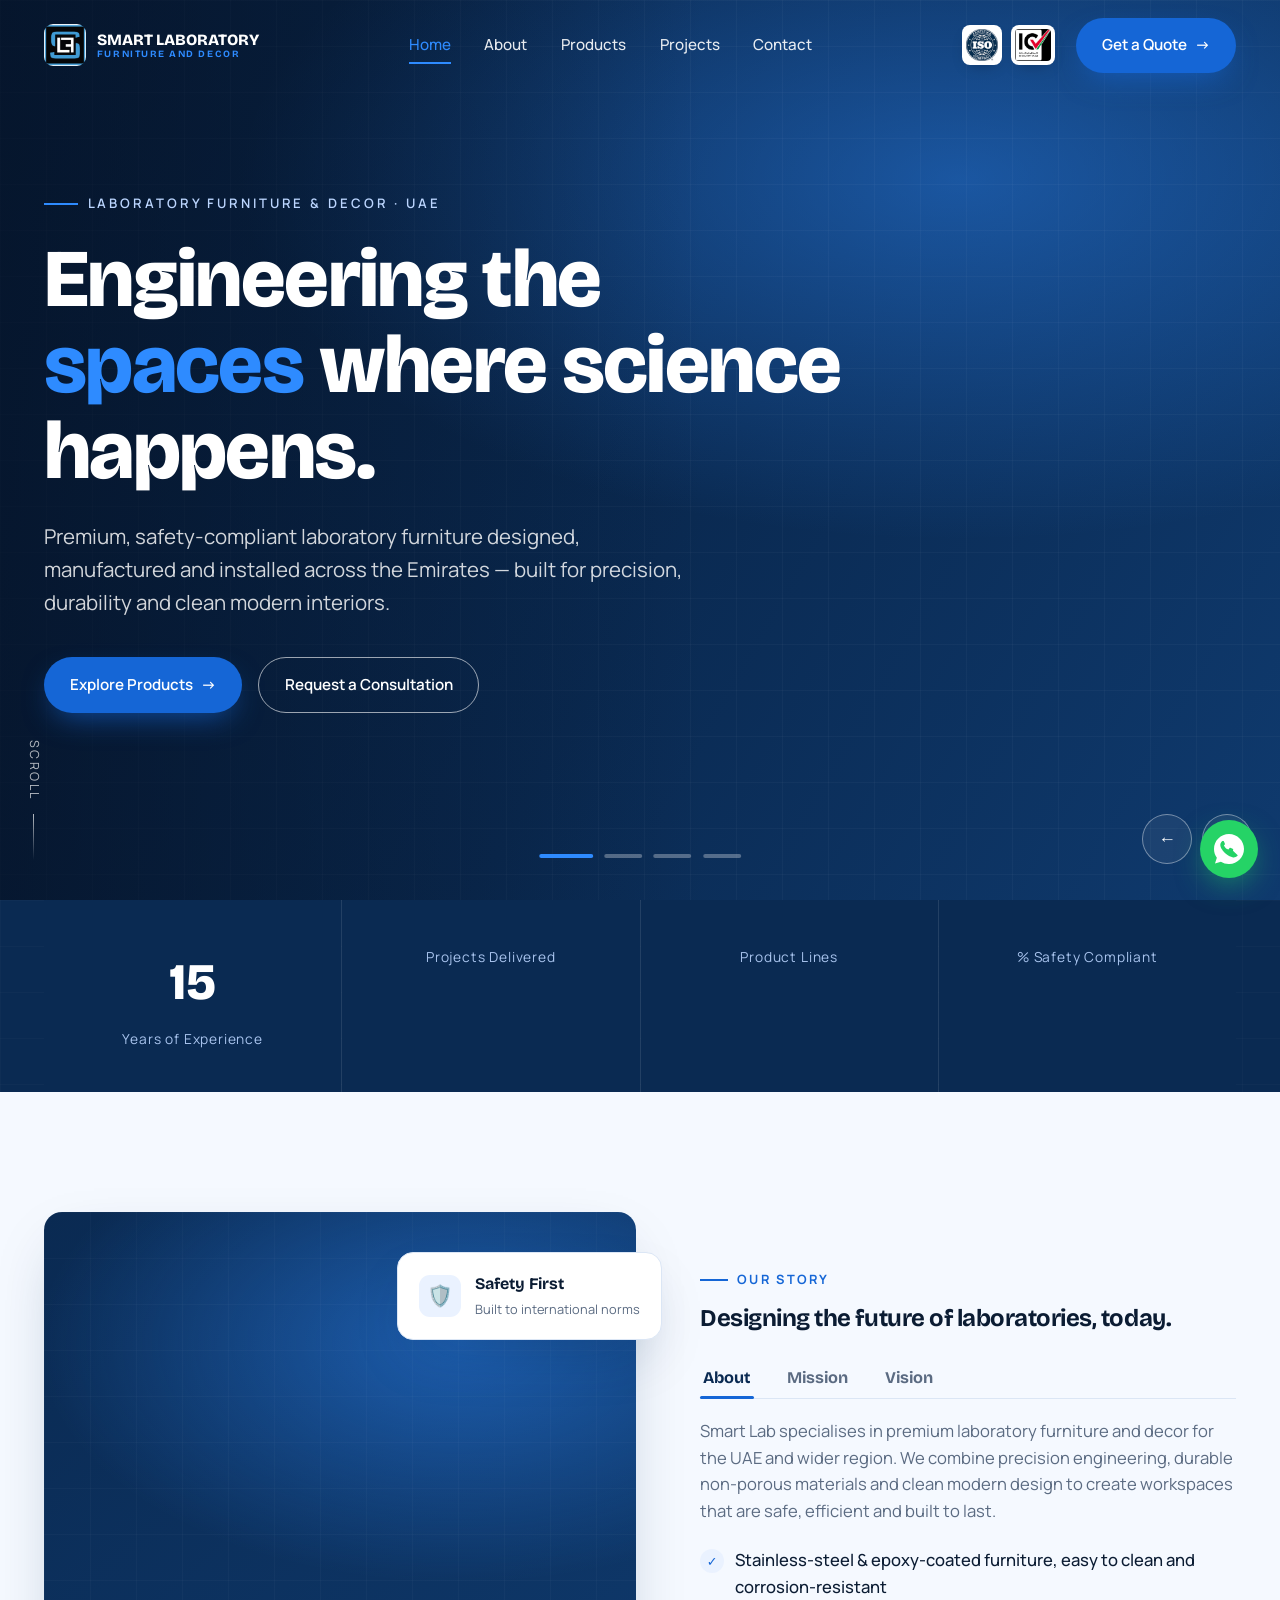
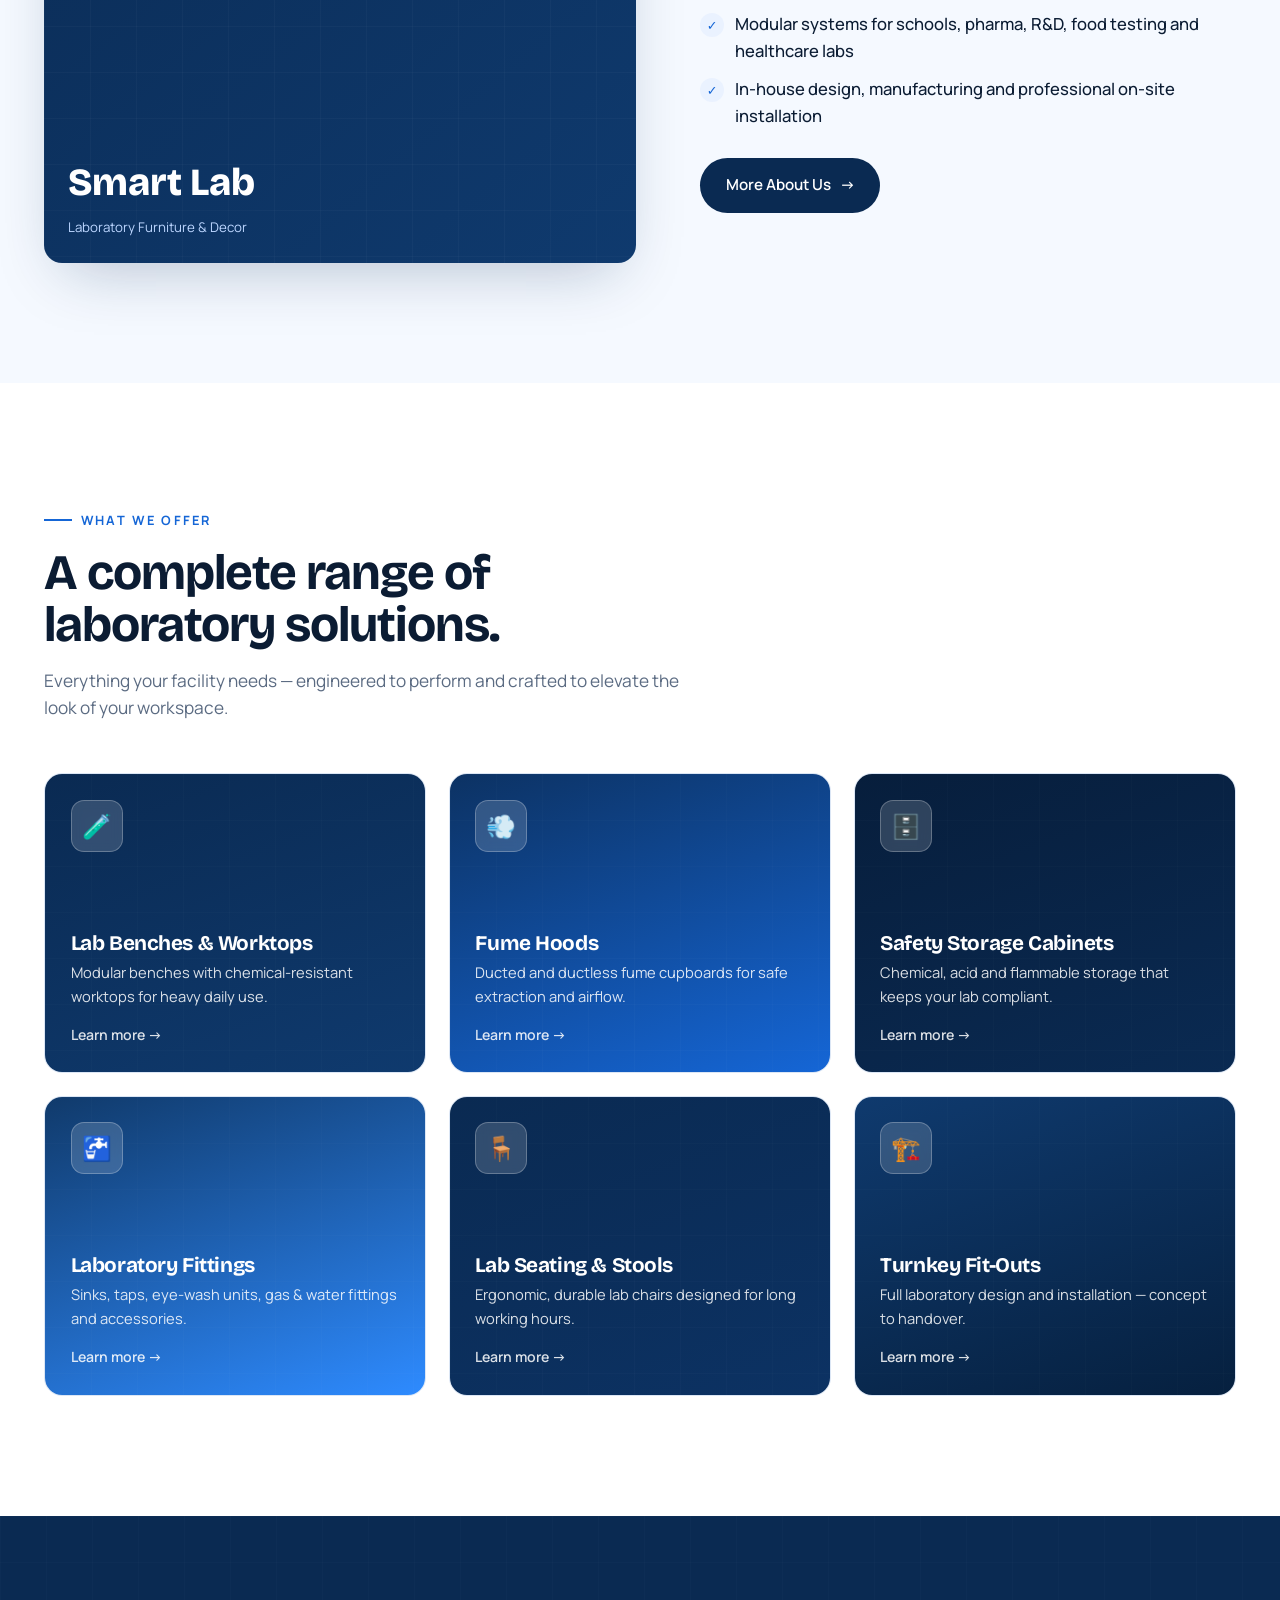
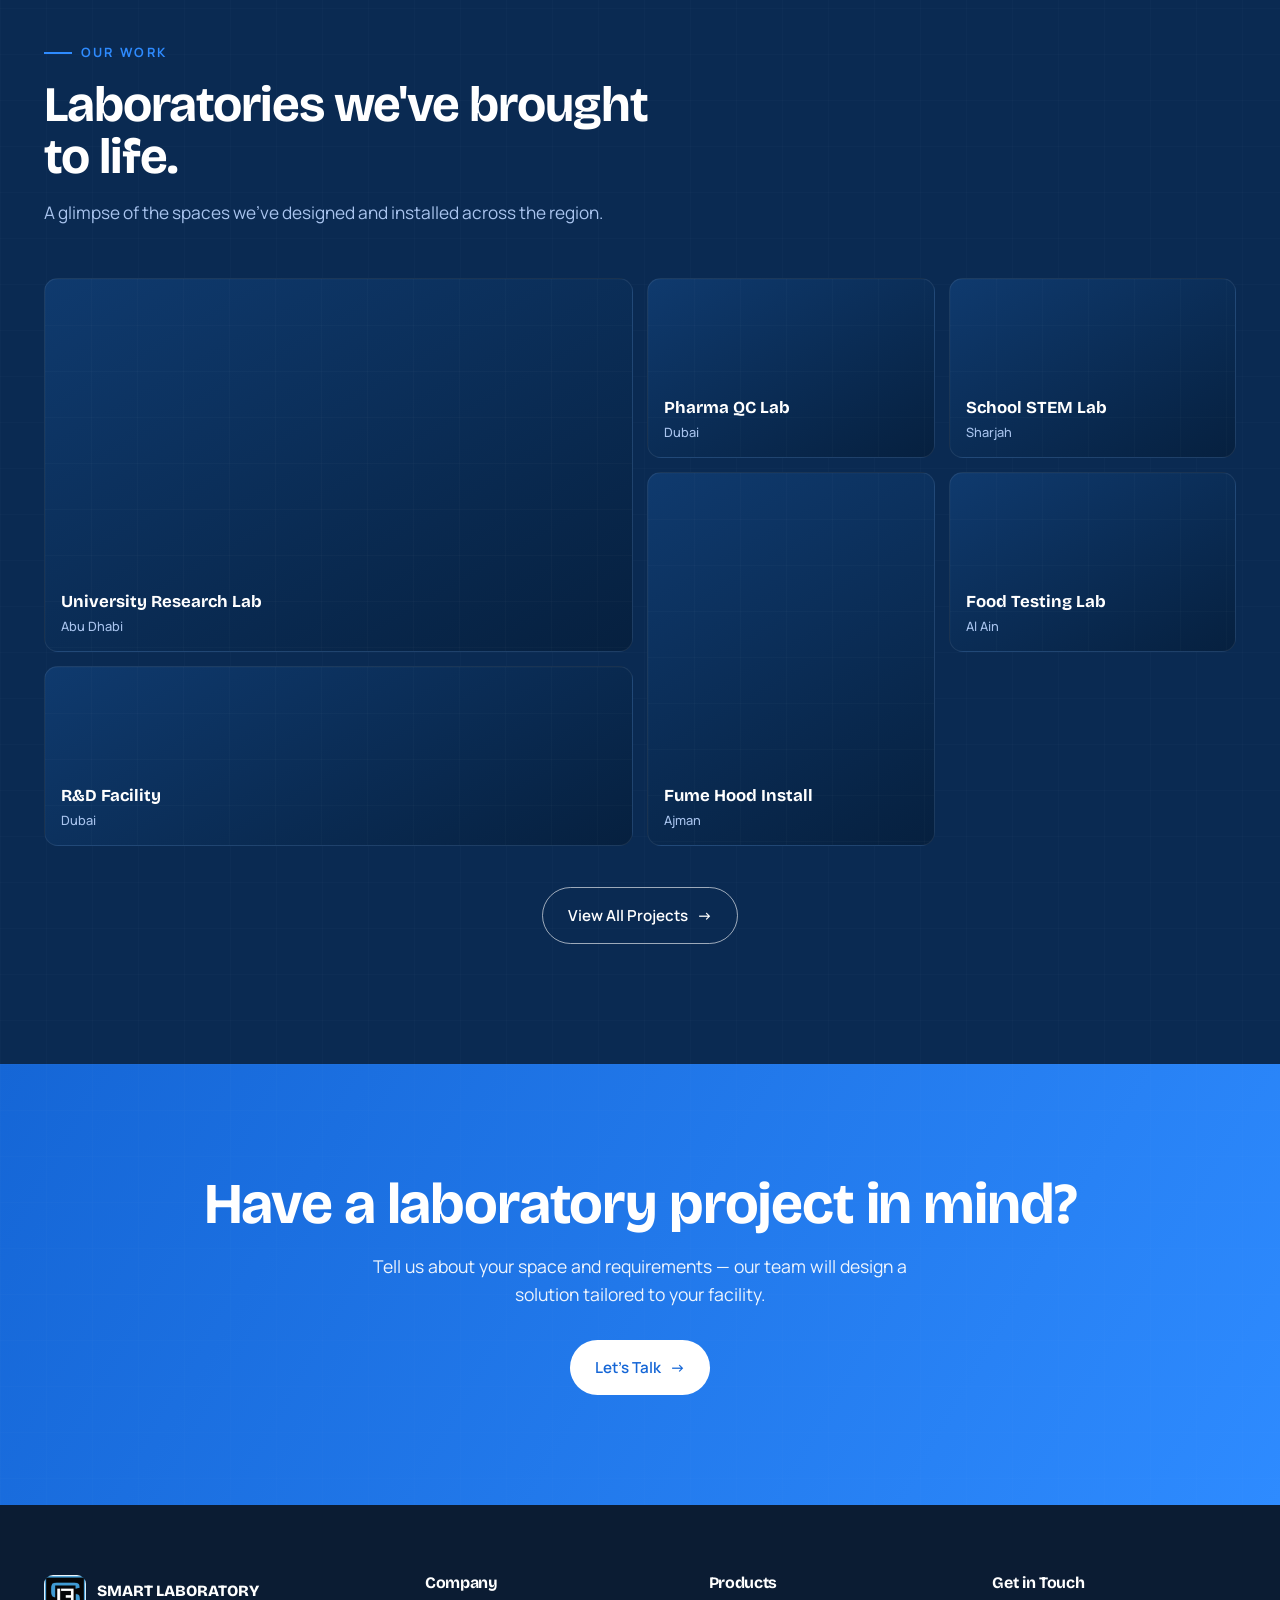
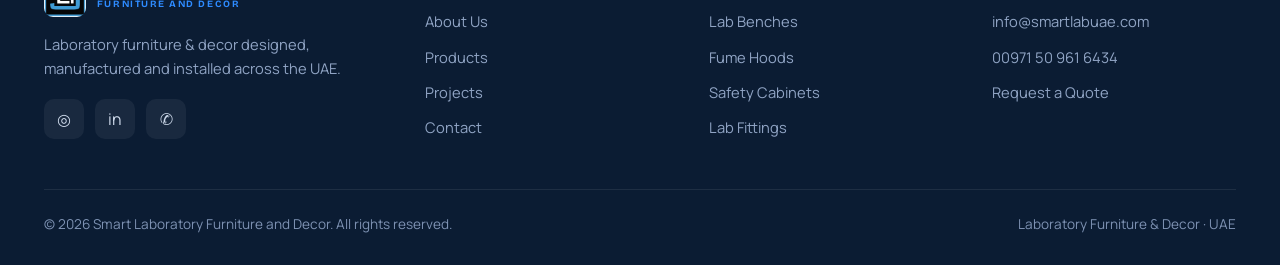
<file: index.html>
<!DOCTYPE html>
<html lang="en">
<head>
<meta charset="UTF-8" />
<meta name="viewport" content="width=device-width, initial-scale=1.0" />
<title>Smart Lab — Laboratory Furniture & Decor | UAE</title>
<meta name="description" content="Smart Lab designs, manufactures and installs premium laboratory furniture, fume hoods, safety cabinets and lab fittings across the UAE." />
<meta name="theme-color" content="#0a2a52" />
<link rel="preconnect" href="https://fonts.googleapis.com">
<link rel="preconnect" href="https://fonts.gstatic.com" crossorigin>
<link href="https://fonts.googleapis.com/css2?family=Bricolage+Grotesque:opsz,wght@12..96,400;12..96,600;12..96,700;12..96,800&family=Manrope:wght@400;500;600;700&display=swap" rel="stylesheet">
<link rel="icon" type="image/jpeg" href="logo.jpg">
<link rel="stylesheet" href="styles.css">
</head>
<body>

<header id="header">
  <div class="wrap nav">
    <a href="index.html" class="logo"><img src="logo.jpg" alt="Smart Laboratory Furniture and Decor" class="logo-img"><span class="brand"><b>SMART LABORATORY</b><i>FURNITURE AND DECOR</i></span></a>
    <nav class="nav-links" id="menu">
      <a href="index.html" class="active">Home</a>
      <a href="about.html">About</a>
      <a href="products.html">Products</a>
      <a href="projects.html">Projects</a>
      <a href="contact.html">Contact</a>
    </nav>
    <div class="nav-cta"><span class="certs"><img src="iso.jpg" alt="ISO Certified" class="cert"><img src="icv.png" alt="ICV Certified - In-Country Value" class="cert"></span>
      <a href="contact.html" class="btn btn-primary">Get a Quote <span class="arrow">→</span></a>
      <button class="burger" id="burger" aria-label="Menu"><span></span><span></span><span></span></button>
    </div>
  </div>
</header>

<!-- HERO SLIDER -->
<section class="hero" id="home">
  <div class="slides" id="slides">
    <div class="slide slide-1 active"><div class="blueprint"></div><div class="hero-vignette"></div>
      <div class="hero-content"><div class="wrap"><div class="slide-text">
        <span class="eyebrow">Laboratory Furniture & Decor · UAE</span>
        <h1>Engineering the <span class="hl">spaces</span> where science happens.</h1>
        <p class="lede">Premium, safety-compliant laboratory furniture designed, manufactured and installed across the Emirates — built for precision, durability and clean modern interiors.</p>
        <div class="hero-actions"><a href="products.html" class="btn btn-primary">Explore Products <span class="arrow">→</span></a><a href="contact.html" class="btn btn-ghost">Request a Consultation</a></div>
      </div></div></div></div>
    <div class="slide slide-2"><div class="blueprint"></div><div class="hero-vignette"></div>
      <div class="hero-content"><div class="wrap"><div class="slide-text">
        <span class="eyebrow">Fume Hoods · Safety Cabinets</span>
        <h1>Safety <span class="hl">built in</span>, not bolted on.</h1>
        <p class="lede">From ducted fume hoods to chemical storage cabinets, every product meets international lab-safety norms — protecting your team and your work.</p>
        <div class="hero-actions"><a href="products.html" class="btn btn-primary">View Safety Range <span class="arrow">→</span></a><a href="about.html" class="btn btn-ghost">Why Choose Us</a></div>
      </div></div></div></div>
    <div class="slide slide-3"><div class="blueprint"></div><div class="hero-vignette"></div>
      <div class="hero-content"><div class="wrap"><div class="slide-text">
        <span class="eyebrow">Schools · Pharma · R&D · Healthcare</span>
        <h1>Modular benches that <span class="hl">grow</span> with your lab.</h1>
        <p class="lede">Flexible, reconfigurable workbenches and worktops engineered for heavy daily use — adaptable layouts that evolve as your research does.</p>
        <div class="hero-actions"><a href="projects.html" class="btn btn-primary">See Our Projects <span class="arrow">→</span></a><a href="contact.html" class="btn btn-ghost">Talk to a Specialist</a></div>
      </div></div></div></div>
    <div class="slide slide-4"><div class="blueprint"></div><div class="hero-vignette"></div>
      <div class="hero-content"><div class="wrap"><div class="slide-text">
        <span class="eyebrow">Design · Manufacture · Install</span>
        <h1>One partner, <span class="hl">turnkey</span> lab fit-outs.</h1>
        <p class="lede">We handle it all under one roof — concept, fabrication, fittings and on-site installation — so your laboratory is delivered complete and ready to work.</p>
        <div class="hero-actions"><a href="contact.html" class="btn btn-primary">Start Your Project <span class="arrow">→</span></a><a href="about.html" class="btn btn-ghost">About Smart Lab</a></div>
      </div></div></div></div>
  </div>
  <div class="scroll-cue">Scroll</div>
  <div class="hero-dots" id="dots"></div>
  <div class="hero-arrows"><button id="prev" aria-label="Previous">←</button><button id="next" aria-label="Next">→</button></div>
</section>

<!-- STATS -->
<section class="stats"><div class="blueprint"></div><div class="wrap"><div class="stats-grid">
  <div class="stat"><div class="num" data-count="15">0</div><div class="lbl">Years of Experience</div></div>
  <div class="stat"><div class="num" data-count="700"><span class="plus"></span></div><div class="lbl">Projects Delivered</div></div>
  <div class="stat"><div class="num" data-count="50"><span class="plus"></span></div><div class="lbl">Product Lines</div></div>
  <div class="stat"><div class="num" data-count="100"><span class="plus"></span></div><div class="lbl">% Safety Compliant</div></div>
</div></div></section>

<!-- ABOUT -->
<section class="pad bg-sky" id="about"><div class="wrap"><div class="about-grid">
  <div class="about-visual reveal">
    <div class="about-img"><div class="blueprint"></div><div class="badge"><span>Smart Lab</span><small>Laboratory Furniture & Decor</small></div></div>
    <div class="about-float"><div class="ic">🛡️</div><div><b>Safety First</b><small>Built to international norms</small></div></div>
  </div>
  <div class="about-copy reveal">
    <span class="tag">Our Story</span>
    <h2>Designing the future of laboratories, today.</h2>
    <div class="tabs" id="tabs"><button class="active" data-tab="t1">About</button><button data-tab="t2">Mission</button><button data-tab="t3">Vision</button></div>
    <div class="tab-panel active" id="t1"><p>Smart Lab specialises in premium laboratory furniture and decor for the UAE and wider region. We combine precision engineering, durable non-porous materials and clean modern design to create workspaces that are safe, efficient and built to last.</p>
      <ul class="ticks"><li>Stainless-steel & epoxy-coated furniture, easy to clean and corrosion-resistant</li><li>Modular systems for schools, pharma, R&D, food testing and healthcare labs</li><li>In-house design, manufacturing and professional on-site installation</li></ul></div>
    <div class="tab-panel" id="t2"><p>Our mission is to deliver outstanding quality and groundbreaking lab interiors that elevate how research and learning happen — combining craftsmanship with cutting-edge fabrication, while upholding safety, sustainability and complete customer satisfaction at every stage.</p></div>
    <div class="tab-panel" id="t3"><p>We aim to be the region's most trusted laboratory furniture partner — recognised for engineering excellence, innovative modular design and reliable delivery that transforms scientific environments into spaces that inspire progress.</p></div>
    <a href="about.html" class="btn btn-dark">More About Us <span class="arrow">→</span></a>
  </div>
</div></div></section>

<!-- PRODUCTS -->
<section class="pad" id="products"><div class="wrap">
  <div class="sec-head reveal"><span class="tag">What We Offer</span><h2>A complete range of laboratory solutions.</h2><p>Everything your facility needs — engineered to perform and crafted to elevate the look of your workspace.</p></div>
  <div class="prod-grid">
    <a class="card reveal" href="products.html"><div class="bg"><div class="blueprint"></div></div><div class="ic">🧪</div><h3>Lab Benches & Worktops</h3><p>Modular benches with chemical-resistant worktops for heavy daily use.</p><span class="more">Learn more →</span></a>
    <a class="card reveal" href="products.html"><div class="bg"><div class="blueprint"></div></div><div class="ic">💨</div><h3>Fume Hoods</h3><p>Ducted and ductless fume cupboards for safe extraction and airflow.</p><span class="more">Learn more →</span></a>
    <a class="card reveal" href="products.html"><div class="bg"><div class="blueprint"></div></div><div class="ic">🗄️</div><h3>Safety Storage Cabinets</h3><p>Chemical, acid and flammable storage that keeps your lab compliant.</p><span class="more">Learn more →</span></a>
    <a class="card reveal" href="products.html"><div class="bg"><div class="blueprint"></div></div><div class="ic">🚰</div><h3>Laboratory Fittings</h3><p>Sinks, taps, eye-wash units, gas & water fittings and accessories.</p><span class="more">Learn more →</span></a>
    <a class="card reveal" href="products.html"><div class="bg"><div class="blueprint"></div></div><div class="ic">🪑</div><h3>Lab Seating & Stools</h3><p>Ergonomic, durable lab chairs designed for long working hours.</p><span class="more">Learn more →</span></a>
    <a class="card reveal" href="products.html"><div class="bg"><div class="blueprint"></div></div><div class="ic">🏗️</div><h3>Turnkey Fit-Outs</h3><p>Full laboratory design and installation — concept to handover.</p><span class="more">Learn more →</span></a>
  </div>
</div></section>

<!-- GALLERY PREVIEW -->
<section class="gallery" id="projects"><div class="blueprint"></div><div class="wrap" style="position:relative">
  <div class="sec-head reveal"><span class="tag">Our Work</span><h2>Laboratories we've brought to life.</h2><p>A glimpse of the spaces we've designed and installed across the region.</p></div>
  <div class="g-grid">
    <div class="g-item big reveal"><div class="blueprint"></div><div class="cap">University Research Lab<small>Abu Dhabi</small></div></div>
    <div class="g-item reveal"><div class="blueprint"></div><div class="cap">Pharma QC Lab<small>Dubai</small></div></div>
    <div class="g-item reveal"><div class="blueprint"></div><div class="cap">School STEM Lab<small>Sharjah</small></div></div>
    <div class="g-item tall reveal"><div class="blueprint"></div><div class="cap">Fume Hood Install<small>Ajman</small></div></div>
    <div class="g-item reveal"><div class="blueprint"></div><div class="cap">Food Testing Lab<small>Al Ain</small></div></div>
    <div class="g-item wide reveal"><div class="blueprint"></div><div class="cap">R&D Facility<small>Dubai</small></div></div>
  </div>
  <div style="text-align:center;margin-top:2.6rem"><a href="projects.html" class="btn btn-ghost">View All Projects <span class="arrow">→</span></a></div>
</div></section>

<!-- CTA -->
<section class="cta"><div class="blueprint"></div><div class="wrap">
  <h2>Have a laboratory project in mind?</h2>
  <p>Tell us about your space and requirements — our team will design a solution tailored to your facility.</p>
  <a href="contact.html" class="btn btn-white">Let's Talk <span class="arrow">→</span></a>
</div></section>

<!-- FOOTER -->
<footer><div class="wrap">
  <div class="foot-grid">
    <div><a href="index.html" class="logo"><img src="logo.jpg" alt="Smart Laboratory Furniture and Decor" class="logo-img"><span class="brand"><b>SMART LABORATORY</b><i>FURNITURE AND DECOR</i></span></a><p>Laboratory furniture & decor designed, manufactured and installed across the UAE.</p>
      <div class="socials"><a href="#" aria-label="Instagram">◎</a><a href="#" aria-label="LinkedIn">in</a><a href="#" aria-label="WhatsApp">✆</a></div></div>
    <div><h4>Company</h4><ul><li><a href="about.html">About Us</a></li><li><a href="products.html">Products</a></li><li><a href="projects.html">Projects</a></li><li><a href="contact.html">Contact</a></li></ul></div>
    <div><h4>Products</h4><ul><li><a href="products.html">Lab Benches</a></li><li><a href="products.html">Fume Hoods</a></li><li><a href="products.html">Safety Cabinets</a></li><li><a href="products.html">Lab Fittings</a></li></ul></div>
    <div><h4>Get in Touch</h4><ul><li><a href="mailto:info@smartlabuae.com">info@smartlabuae.com</a></li><li><a href="tel:00971509616434">00971 50 961 6434</a></li><li><a href="contact.html">Request a Quote</a></li></ul></div>
  </div>
  <div class="foot-bottom"><span>© <span id="yr"></span> Smart Laboratory Furniture and Decor. All rights reserved.</span><span>Laboratory Furniture & Decor · UAE</span></div>
</div></footer>

<script src="script.js"></script>
<a href="https://wa.me/971509616434" class="wa-float" target="_blank" rel="noopener" aria-label="Chat on WhatsApp"><svg viewBox="0 0 32 32" width="30" height="30" fill="#fff" aria-hidden="true"><path d="M16.004 0h-.008C7.174 0 .001 7.176.001 16.004c0 3.5 1.128 6.74 3.046 9.37L1.05 31.49l6.29-2.013a15.9 15.9 0 0 0 8.664 2.527h.008C24.83 32 32 24.824 32 15.996 32 7.168 24.83 0 16.004 0zm9.32 22.598c-.387 1.092-1.922 1.998-3.146 2.262-.836.178-1.928.32-5.604-1.204-4.703-1.95-7.73-6.73-7.965-7.04-.226-.31-1.9-2.53-1.9-4.826 0-2.296 1.204-3.424 1.63-3.89.387-.42.85-.51 1.13-.51.137 0 .274.001.395.007.34.014.51.034.734.566.278.66.95 2.282 1.03 2.448.082.166.137.36.027.566-.103.21-.196.31-.36.49-.165.18-.314.318-.48.51-.15.165-.32.345-.137.66.183.31.81 1.336 1.74 2.164 1.198 1.07 2.203 1.4 2.55 1.546.262.11.566.083.776-.137.262-.276.586-.736.916-1.19.234-.324.53-.365.83-.255.31.11 1.957.923 2.293 1.09.336.166.56.247.642.386.082.137.082.81-.196 1.59z"/></svg></a>
</body>
</html>
</file>
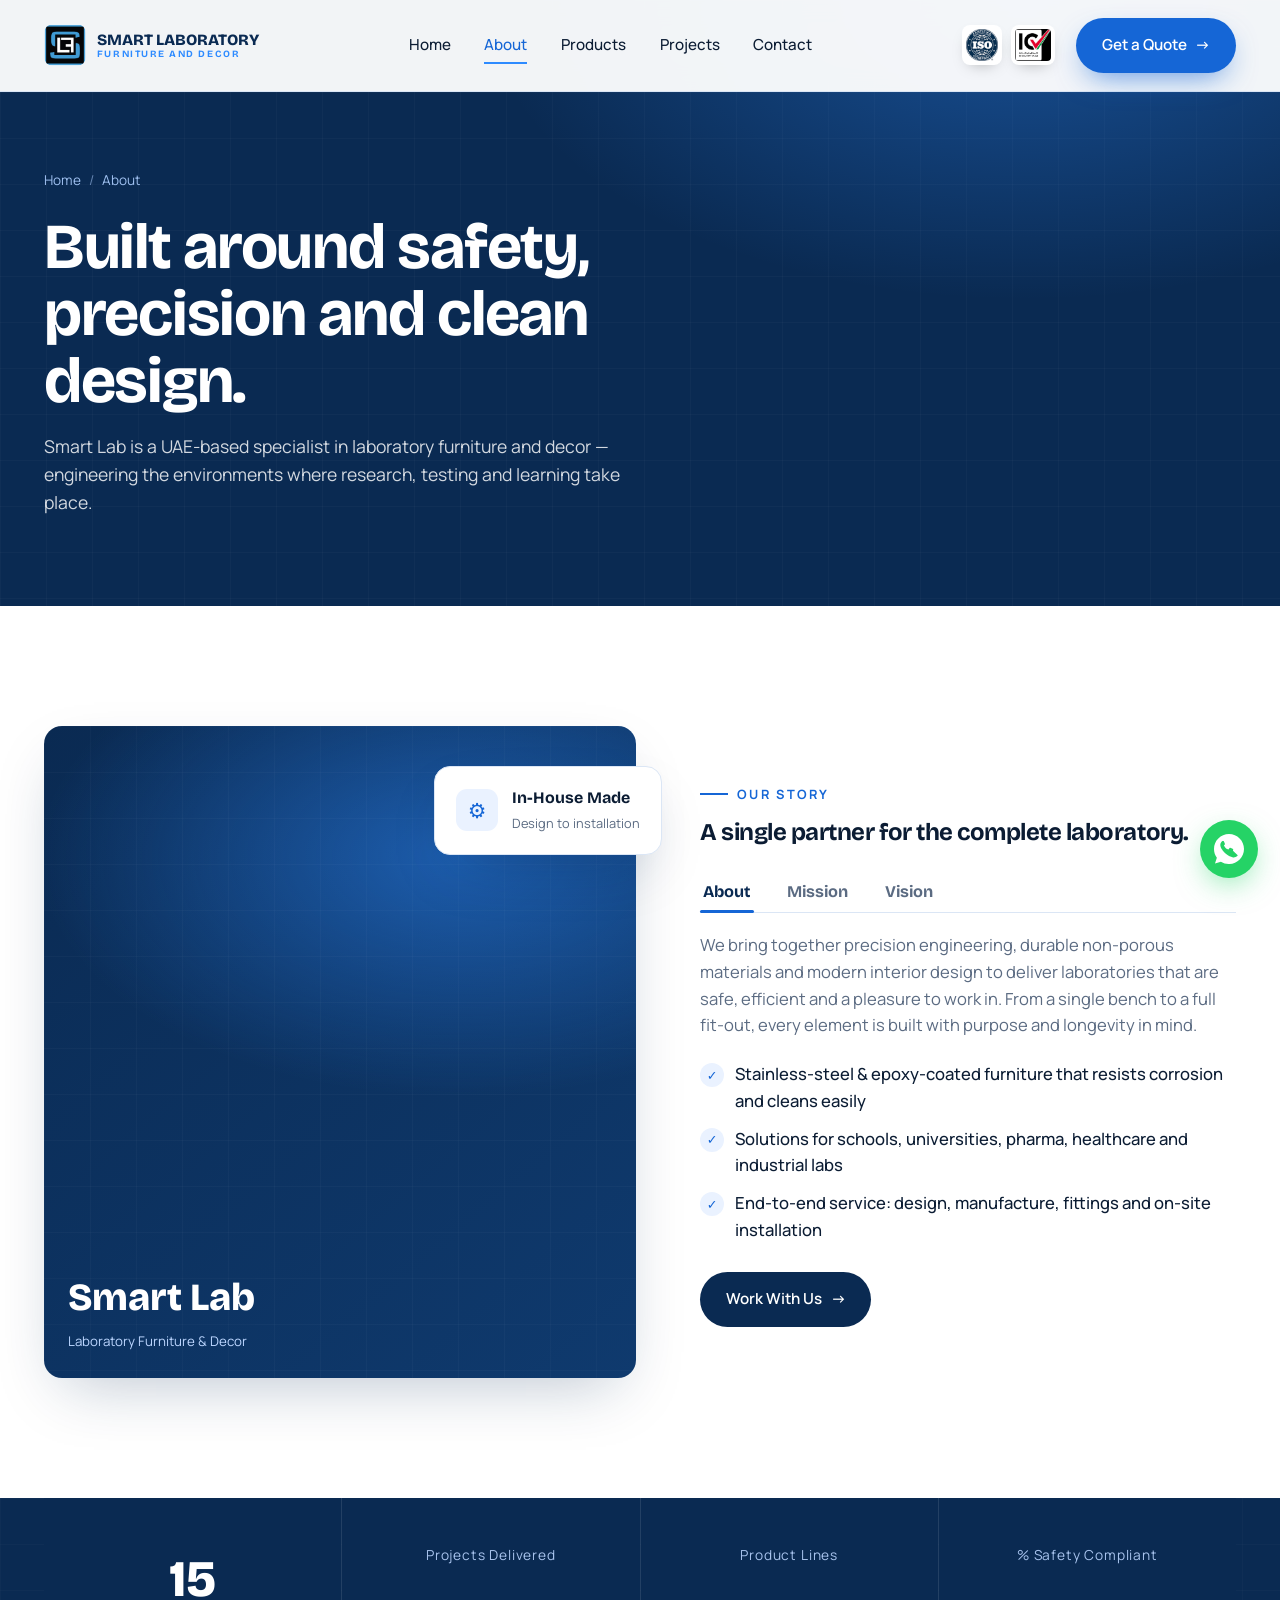
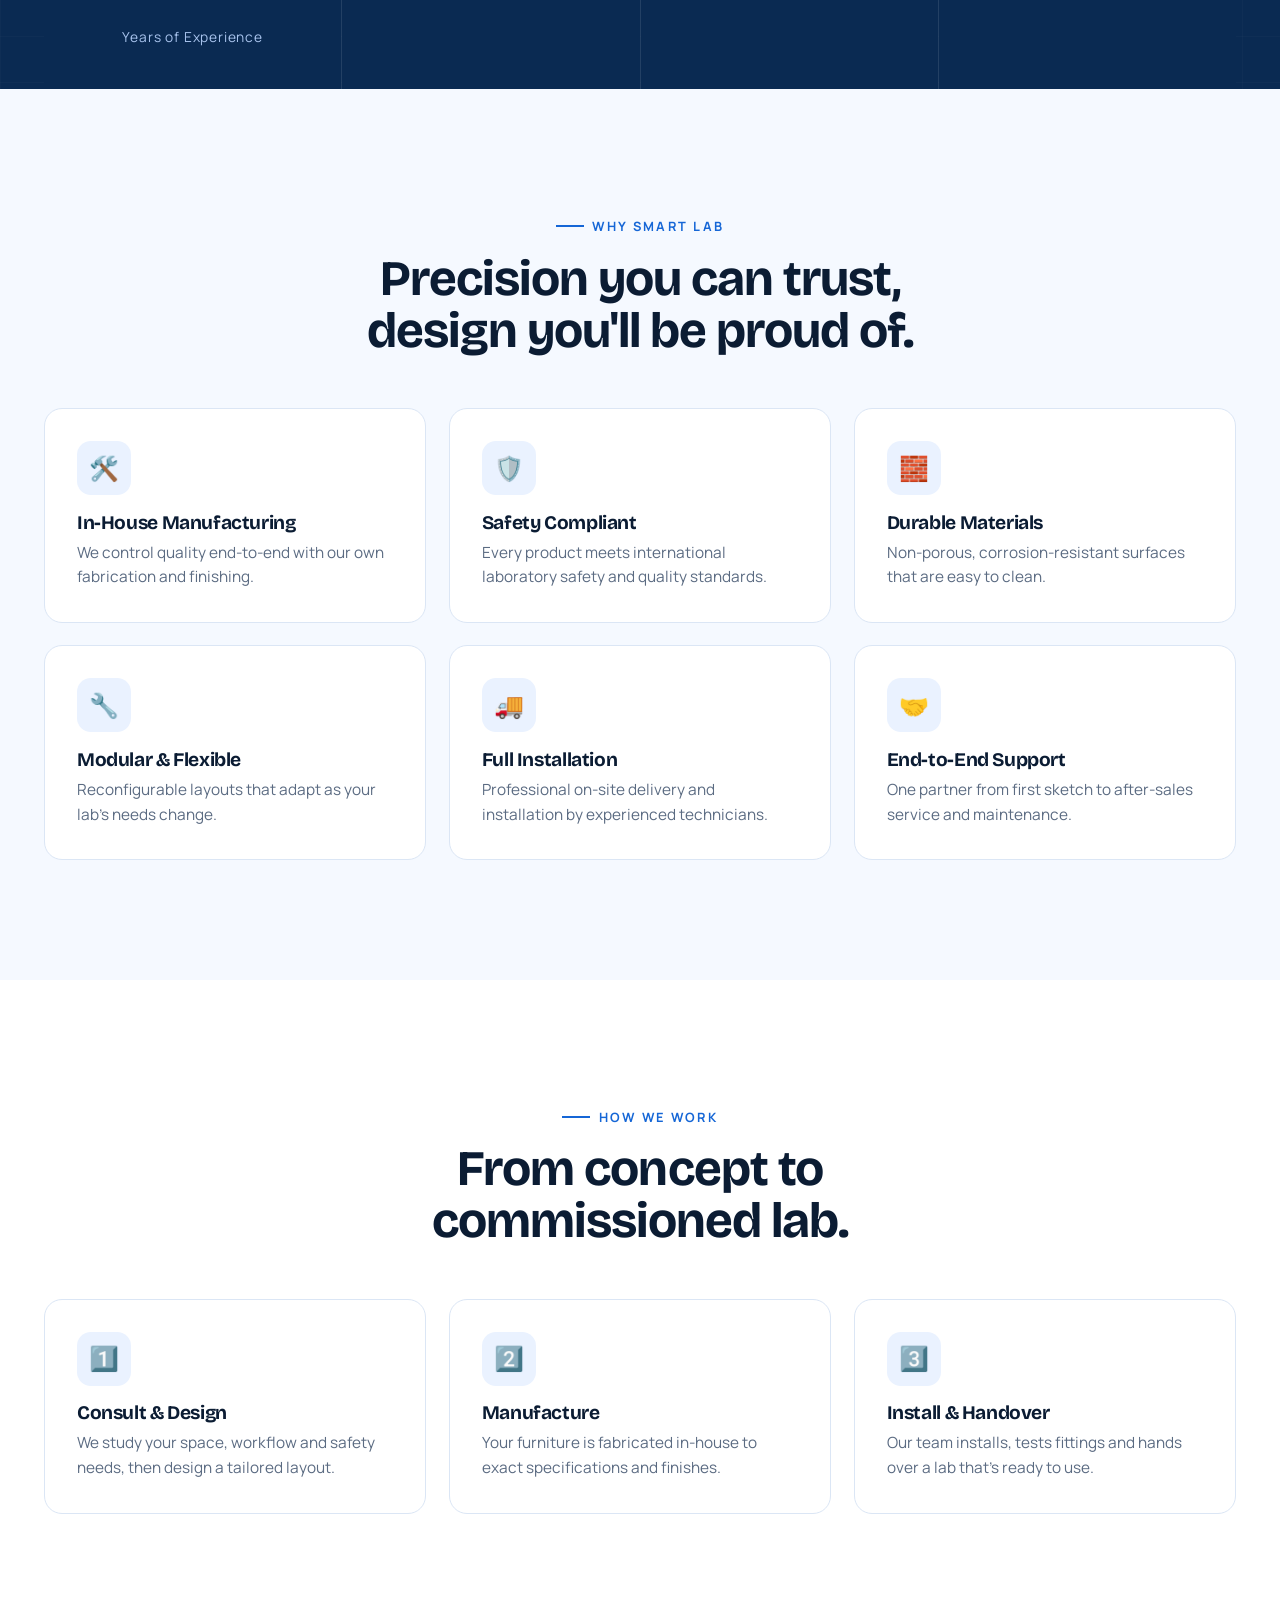
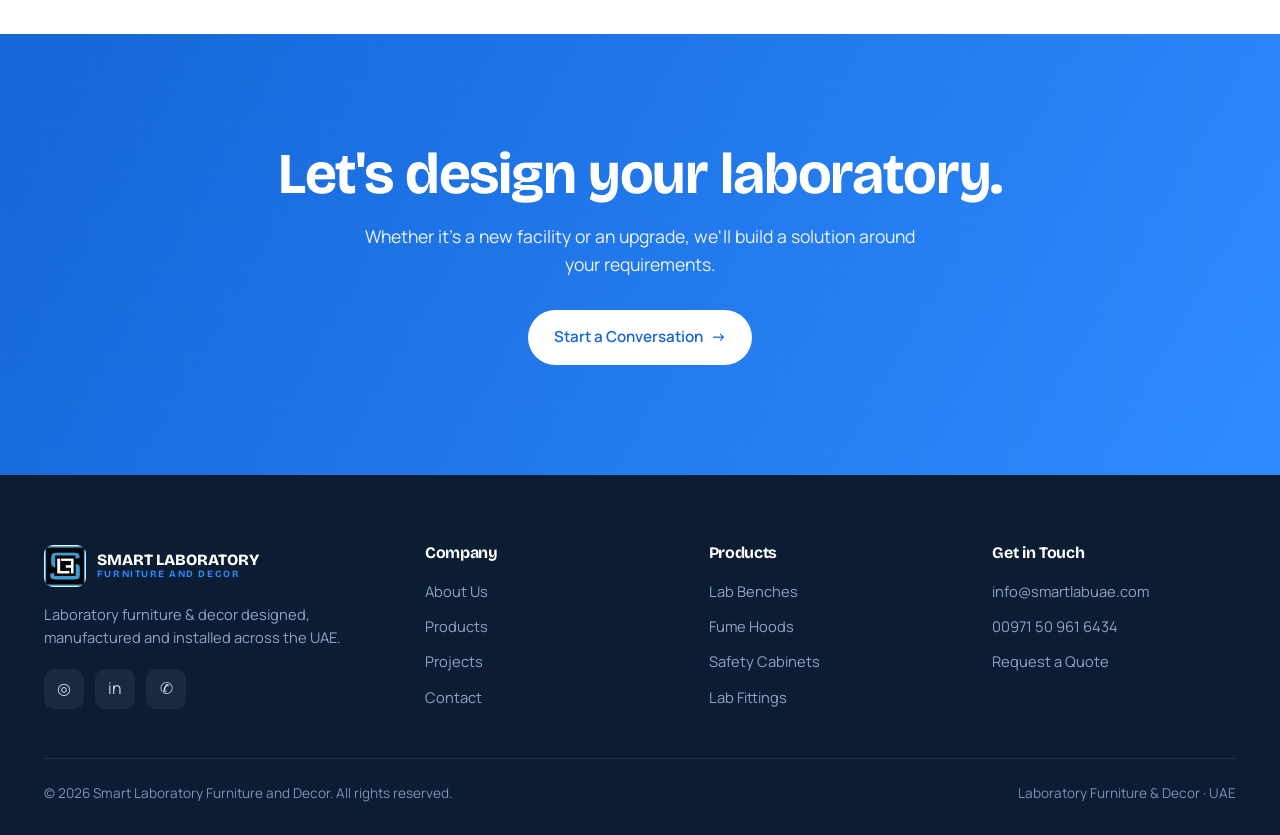
<file: about.html>
<!DOCTYPE html>
<html lang="en">
<head>
<meta charset="UTF-8" />
<meta name="viewport" content="width=device-width, initial-scale=1.0" />
<title>About Us — Smart Lab | Laboratory Furniture & Decor</title>
<meta name="description" content="Learn about Smart Lab — our story, mission, vision and why UAE laboratories trust us for furniture, fume hoods and turnkey fit-outs." />
<meta name="theme-color" content="#0a2a52" />
<link rel="preconnect" href="https://fonts.googleapis.com"><link rel="preconnect" href="https://fonts.gstatic.com" crossorigin>
<link href="https://fonts.googleapis.com/css2?family=Bricolage+Grotesque:opsz,wght@12..96,400;12..96,600;12..96,700;12..96,800&family=Manrope:wght@400;500;600;700&display=swap" rel="stylesheet">
<link rel="icon" type="image/jpeg" href="logo.jpg">
<link rel="stylesheet" href="styles.css">
</head>
<body>

<header id="header" class="solid">
  <div class="wrap nav">
    <a href="index.html" class="logo"><img src="logo.jpg" alt="Smart Laboratory Furniture and Decor" class="logo-img"><span class="brand"><b>SMART LABORATORY</b><i>FURNITURE AND DECOR</i></span></a>
    <nav class="nav-links" id="menu">
      <a href="index.html">Home</a><a href="about.html" class="active">About</a><a href="products.html">Products</a><a href="projects.html">Projects</a><a href="contact.html">Contact</a>
    </nav>
    <div class="nav-cta"><span class="certs"><img src="iso.jpg" alt="ISO Certified" class="cert"><img src="icv.png" alt="ICV Certified - In-Country Value" class="cert"></span><a href="contact.html" class="btn btn-primary">Get a Quote <span class="arrow">→</span></a>
      <button class="burger" id="burger" aria-label="Menu"><span></span><span></span><span></span></button></div>
  </div>
</header>

<section class="subhero"><div class="blueprint"></div><div class="glow"></div><div class="wrap">
  <div class="crumb"><a href="index.html">Home</a><span>/</span>About</div>
  <h1>Built around safety, precision and clean design.</h1>
  <p>Smart Lab is a UAE-based specialist in laboratory furniture and decor — engineering the environments where research, testing and learning take place.</p>
</div></section>

<!-- STORY -->
<section class="pad"><div class="wrap"><div class="about-grid">
  <div class="about-visual reveal">
    <div class="about-img"><div class="blueprint"></div><div class="badge"><span>Smart Lab</span><small>Laboratory Furniture & Decor</small></div></div>
    <div class="about-float"><div class="ic">⚙️</div><div><b>In-House Made</b><small>Design to installation</small></div></div>
  </div>
  <div class="reveal">
    <span class="tag">Our Story</span>
    <h2>A single partner for the complete laboratory.</h2>
    <div class="tabs" id="tabs"><button class="active" data-tab="t1">About</button><button data-tab="t2">Mission</button><button data-tab="t3">Vision</button></div>
    <div class="tab-panel active" id="t1"><p>We bring together precision engineering, durable non-porous materials and modern interior design to deliver laboratories that are safe, efficient and a pleasure to work in. From a single bench to a full fit-out, every element is built with purpose and longevity in mind.</p>
      <ul class="ticks"><li>Stainless-steel & epoxy-coated furniture that resists corrosion and cleans easily</li><li>Solutions for schools, universities, pharma, healthcare and industrial labs</li><li>End-to-end service: design, manufacture, fittings and on-site installation</li></ul></div>
    <div class="tab-panel" id="t2"><p>To deliver outstanding quality and innovative lab interiors that elevate how research and learning happen — pairing craftsmanship with modern fabrication, while upholding safety, sustainability and customer satisfaction at every step.</p></div>
    <div class="tab-panel" id="t3"><p>To be the region's most trusted laboratory furniture partner — known for engineering excellence, flexible modular design and dependable delivery that turns scientific spaces into places that inspire progress.</p></div>
    <a href="contact.html" class="btn btn-dark">Work With Us <span class="arrow">→</span></a>
  </div>
</div></div></section>

<!-- STATS -->
<section class="stats"><div class="blueprint"></div><div class="wrap"><div class="stats-grid">
  <div class="stat"><div class="num" data-count="15">0</div><div class="lbl">Years of Experience</div></div>
  <div class="stat"><div class="num" data-count="700"><span class="plus"></span></div><div class="lbl">Projects Delivered</div></div>
  <div class="stat"><div class="num" data-count="50"><span class="plus"></span></div><div class="lbl">Product Lines</div></div>
  <div class="stat"><div class="num" data-count="100"><span class="plus"></span></div><div class="lbl">% Safety Compliant</div></div>
</div></div></section>

<!-- WHY US -->
<section class="pad bg-sky"><div class="wrap">
  <div class="sec-head center reveal"><span class="tag">Why Smart Lab</span><h2>Precision you can trust, design you'll be proud of.</h2></div>
  <div class="why-grid">
    <div class="feat reveal"><div class="ic">🛠️</div><h3>In-House Manufacturing</h3><p>We control quality end-to-end with our own fabrication and finishing.</p></div>
    <div class="feat reveal"><div class="ic">🛡️</div><h3>Safety Compliant</h3><p>Every product meets international laboratory safety and quality standards.</p></div>
    <div class="feat reveal"><div class="ic">🧱</div><h3>Durable Materials</h3><p>Non-porous, corrosion-resistant surfaces that are easy to clean.</p></div>
    <div class="feat reveal"><div class="ic">🔧</div><h3>Modular & Flexible</h3><p>Reconfigurable layouts that adapt as your lab's needs change.</p></div>
    <div class="feat reveal"><div class="ic">🚚</div><h3>Full Installation</h3><p>Professional on-site delivery and installation by experienced technicians.</p></div>
    <div class="feat reveal"><div class="ic">🤝</div><h3>End-to-End Support</h3><p>One partner from first sketch to after-sales service and maintenance.</p></div>
  </div>
</div></section>

<!-- VALUES / PROCESS -->
<section class="pad"><div class="wrap">
  <div class="sec-head center reveal"><span class="tag">How We Work</span><h2>From concept to commissioned lab.</h2></div>
  <div class="why-grid">
    <div class="feat reveal"><div class="ic">1️⃣</div><h3>Consult & Design</h3><p>We study your space, workflow and safety needs, then design a tailored layout.</p></div>
    <div class="feat reveal"><div class="ic">2️⃣</div><h3>Manufacture</h3><p>Your furniture is fabricated in-house to exact specifications and finishes.</p></div>
    <div class="feat reveal"><div class="ic">3️⃣</div><h3>Install & Handover</h3><p>Our team installs, tests fittings and hands over a lab that's ready to use.</p></div>
  </div>
</div></section>

<!-- CTA -->
<section class="cta"><div class="blueprint"></div><div class="wrap">
  <h2>Let's design your laboratory.</h2>
  <p>Whether it's a new facility or an upgrade, we'll build a solution around your requirements.</p>
  <a href="contact.html" class="btn btn-white">Start a Conversation <span class="arrow">→</span></a>
</div></section>

<footer><div class="wrap">
  <div class="foot-grid">
    <div><a href="index.html" class="logo"><img src="logo.jpg" alt="Smart Laboratory Furniture and Decor" class="logo-img"><span class="brand"><b>SMART LABORATORY</b><i>FURNITURE AND DECOR</i></span></a><p>Laboratory furniture & decor designed, manufactured and installed across the UAE.</p>
      <div class="socials"><a href="#" aria-label="Instagram">◎</a><a href="#" aria-label="LinkedIn">in</a><a href="#" aria-label="WhatsApp">✆</a></div></div>
    <div><h4>Company</h4><ul><li><a href="about.html">About Us</a></li><li><a href="products.html">Products</a></li><li><a href="projects.html">Projects</a></li><li><a href="contact.html">Contact</a></li></ul></div>
    <div><h4>Products</h4><ul><li><a href="products.html">Lab Benches</a></li><li><a href="products.html">Fume Hoods</a></li><li><a href="products.html">Safety Cabinets</a></li><li><a href="products.html">Lab Fittings</a></li></ul></div>
    <div><h4>Get in Touch</h4><ul><li><a href="mailto:info@smartlabuae.com">info@smartlabuae.com</a></li><li><a href="tel:00971509616434">00971 50 961 6434</a></li><li><a href="contact.html">Request a Quote</a></li></ul></div>
  </div>
  <div class="foot-bottom"><span>© <span id="yr"></span> Smart Laboratory Furniture and Decor. All rights reserved.</span><span>Laboratory Furniture & Decor · UAE</span></div>
</div></footer>

<script src="script.js"></script>
<a href="https://wa.me/971509616434" class="wa-float" target="_blank" rel="noopener" aria-label="Chat on WhatsApp"><svg viewBox="0 0 32 32" width="30" height="30" fill="#fff" aria-hidden="true"><path d="M16.004 0h-.008C7.174 0 .001 7.176.001 16.004c0 3.5 1.128 6.74 3.046 9.37L1.05 31.49l6.29-2.013a15.9 15.9 0 0 0 8.664 2.527h.008C24.83 32 32 24.824 32 15.996 32 7.168 24.83 0 16.004 0zm9.32 22.598c-.387 1.092-1.922 1.998-3.146 2.262-.836.178-1.928.32-5.604-1.204-4.703-1.95-7.73-6.73-7.965-7.04-.226-.31-1.9-2.53-1.9-4.826 0-2.296 1.204-3.424 1.63-3.89.387-.42.85-.51 1.13-.51.137 0 .274.001.395.007.34.014.51.034.734.566.278.66.95 2.282 1.03 2.448.082.166.137.36.027.566-.103.21-.196.31-.36.49-.165.18-.314.318-.48.51-.15.165-.32.345-.137.66.183.31.81 1.336 1.74 2.164 1.198 1.07 2.203 1.4 2.55 1.546.262.11.566.083.776-.137.262-.276.586-.736.916-1.19.234-.324.53-.365.83-.255.31.11 1.957.923 2.293 1.09.336.166.56.247.642.386.082.137.082.81-.196 1.59z"/></svg></a>
</body>
</html>
</file>
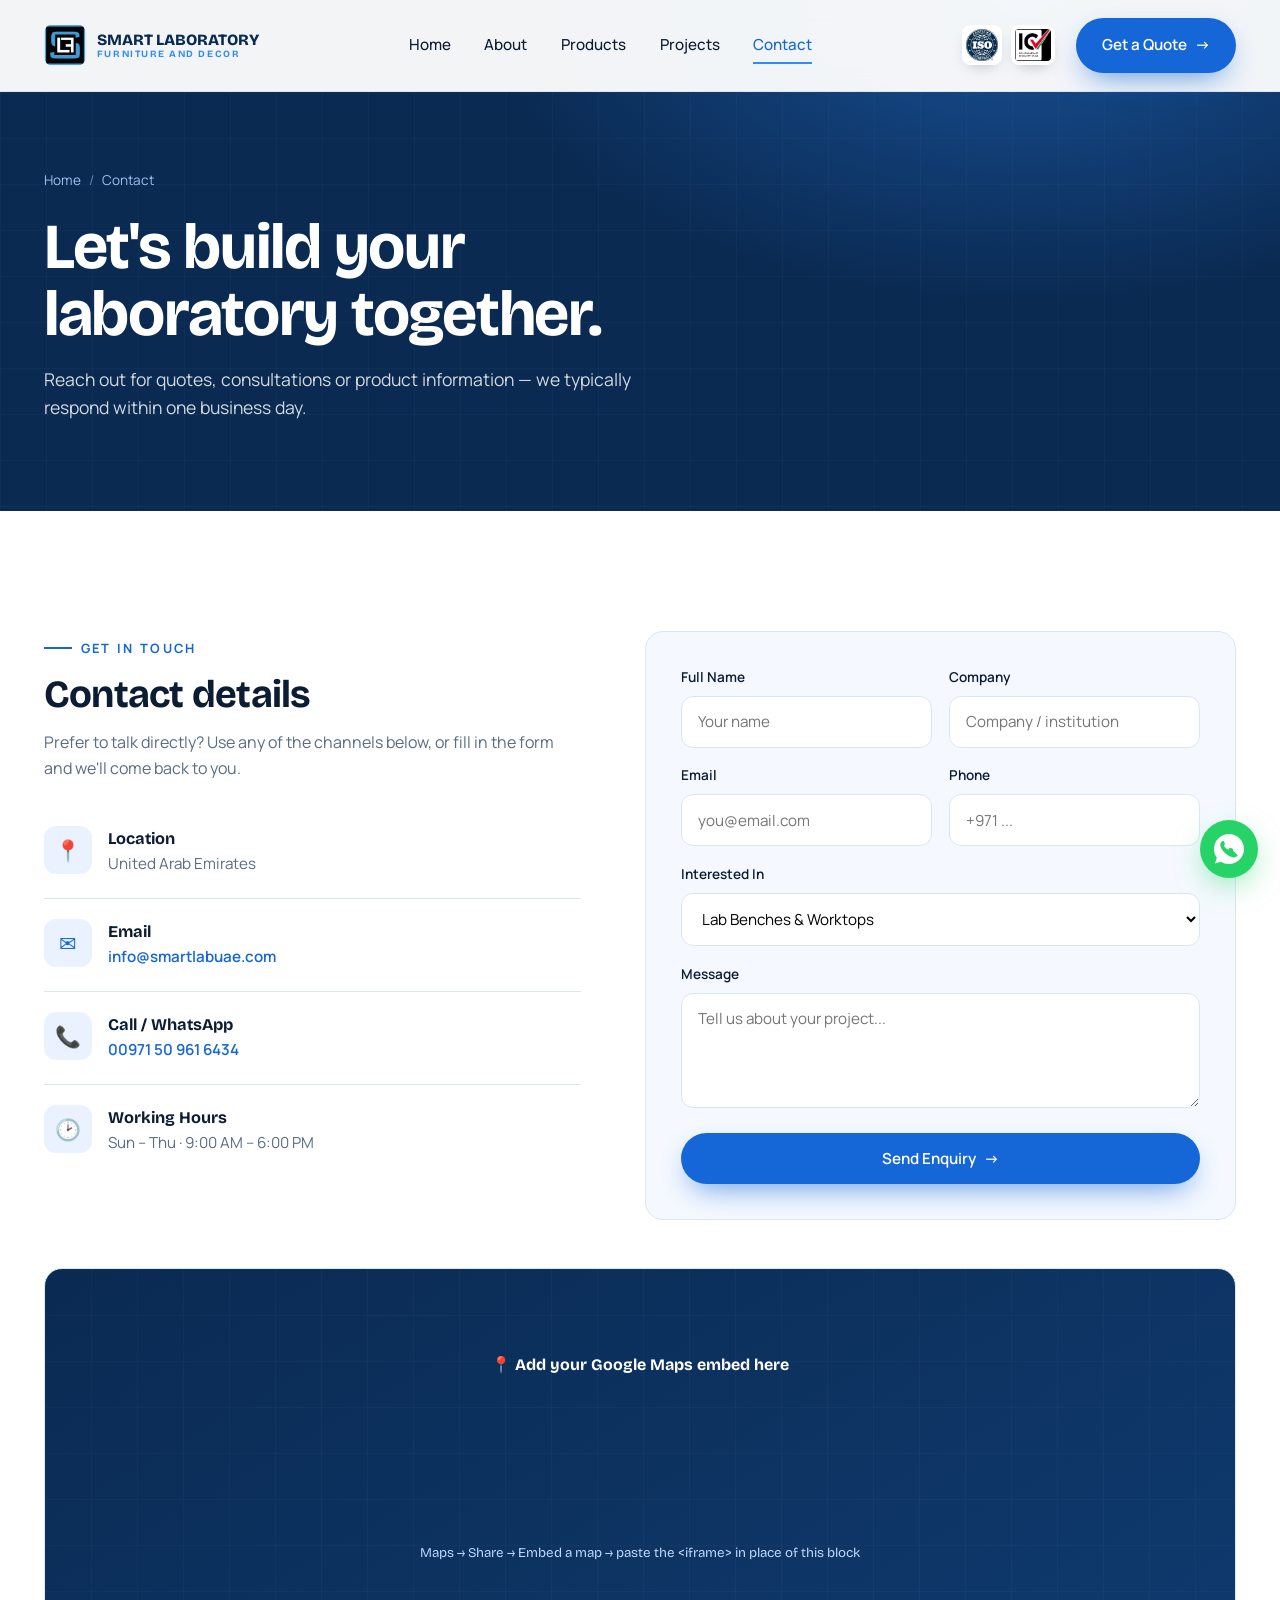
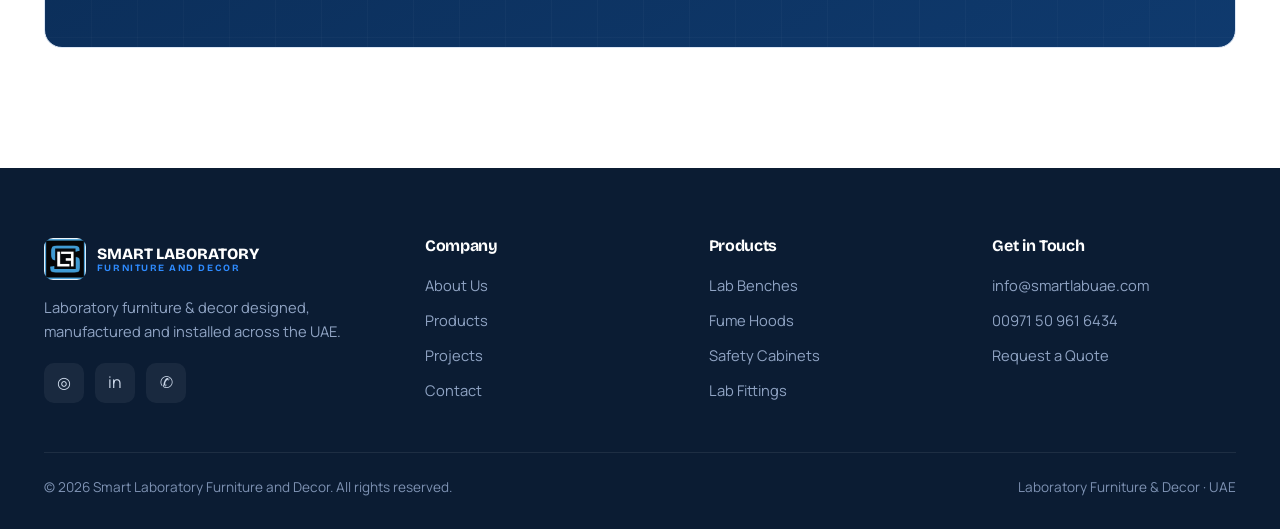
<file: contact.html>
<!DOCTYPE html>
<html lang="en">
<head>
<meta charset="UTF-8" />
<meta name="viewport" content="width=device-width, initial-scale=1.0" />
<title>Contact — Smart Lab | Laboratory Furniture & Decor UAE</title>
<meta name="description" content="Contact Smart Lab for laboratory furniture quotes, consultations and product information across the UAE." />
<meta name="theme-color" content="#0a2a52" />
<link rel="preconnect" href="https://fonts.googleapis.com"><link rel="preconnect" href="https://fonts.gstatic.com" crossorigin>
<link href="https://fonts.googleapis.com/css2?family=Bricolage+Grotesque:opsz,wght@12..96,400;12..96,600;12..96,700;12..96,800&family=Manrope:wght@400;500;600;700&display=swap" rel="stylesheet">
<link rel="icon" type="image/jpeg" href="logo.jpg">
<link rel="stylesheet" href="styles.css">
</head>
<body>

<header id="header" class="solid">
  <div class="wrap nav">
    <a href="index.html" class="logo"><img src="logo.jpg" alt="Smart Laboratory Furniture and Decor" class="logo-img"><span class="brand"><b>SMART LABORATORY</b><i>FURNITURE AND DECOR</i></span></a>
    <nav class="nav-links" id="menu">
      <a href="index.html">Home</a><a href="about.html">About</a><a href="products.html">Products</a><a href="projects.html">Projects</a><a href="contact.html" class="active">Contact</a>
    </nav>
    <div class="nav-cta"><span class="certs"><img src="iso.jpg" alt="ISO Certified" class="cert"><img src="icv.png" alt="ICV Certified - In-Country Value" class="cert"></span><a href="contact.html" class="btn btn-primary">Get a Quote <span class="arrow">→</span></a>
      <button class="burger" id="burger" aria-label="Menu"><span></span><span></span><span></span></button></div>
  </div>
</header>

<section class="subhero"><div class="blueprint"></div><div class="glow"></div><div class="wrap">
  <div class="crumb"><a href="index.html">Home</a><span>/</span>Contact</div>
  <h1>Let's build your laboratory together.</h1>
  <p>Reach out for quotes, consultations or product information — we typically respond within one business day.</p>
</div></section>

<section class="pad"><div class="wrap">
  <div class="contact-grid">
    <div class="reveal">
      <span class="tag">Get In Touch</span>
      <h2 style="font-size:clamp(1.8rem,3.5vw,2.4rem)">Contact details</h2>
      <p style="color:var(--muted);margin:1rem 0 1.5rem">Prefer to talk directly? Use any of the channels below, or fill in the form and we'll come back to you.</p>
      <div class="info-card"><div class="ic">📍</div><div><b>Location</b><p>United Arab Emirates</p></div></div>
      <div class="info-card"><div class="ic">✉️</div><div><b>Email</b><p><a href="mailto:info@smartlabuae.com">info@smartlabuae.com</a></p></div></div>
      <div class="info-card"><div class="ic">📞</div><div><b>Call / WhatsApp</b><p><a href="tel:00971509616434">00971 50 961 6434</a></p></div></div>
      <div class="info-card" style="border-bottom:none"><div class="ic">🕑</div><div><b>Working Hours</b><p>Sun – Thu · 9:00 AM – 6:00 PM</p></div></div>
    </div>

    <form id="cform">
      <div class="row2">
        <div class="field"><label>Full Name</label><input type="text" placeholder="Your name" required></div>
        <div class="field"><label>Company</label><input type="text" placeholder="Company / institution"></div>
      </div>
      <div class="row2">
        <div class="field"><label>Email</label><input type="email" placeholder="you@email.com" required></div>
        <div class="field"><label>Phone</label><input type="tel" placeholder="+971 ..."></div>
      </div>
      <div class="field"><label>Interested In</label>
        <select><option>Lab Benches & Worktops</option><option>Fume Hoods</option><option>Safety Storage Cabinets</option><option>Laboratory Fittings</option><option>Lab Seating</option><option>Turnkey Lab Fit-Out</option><option>Other</option></select>
      </div>
      <div class="field"><label>Message</label><textarea rows="4" placeholder="Tell us about your project..."></textarea></div>
      <button type="submit" class="btn btn-primary" style="width:100%;justify-content:center">Send Enquiry <span class="arrow">→</span></button>
      <p id="sent" style="display:none;color:var(--blue);font-weight:600;margin-top:1rem;text-align:center">✓ Thank you! Your enquiry has been noted. (Connect this form to your email/CRM to receive it.)</p>
    </form>
  </div>

  <!-- MAP: replace the placeholder with a Google Maps embed iframe of your address -->
  <div class="map reveal">
    <div class="blueprint"></div>
    <div class="pin">📍 Add your Google Maps embed here<br><small style="font-weight:400;color:#bcd6ff">Maps → Share → Embed a map → paste the &lt;iframe&gt; in place of this block</small></div>
  </div>
</div></section>

<footer><div class="wrap">
  <div class="foot-grid">
    <div><a href="index.html" class="logo"><img src="logo.jpg" alt="Smart Laboratory Furniture and Decor" class="logo-img"><span class="brand"><b>SMART LABORATORY</b><i>FURNITURE AND DECOR</i></span></a><p>Laboratory furniture & decor designed, manufactured and installed across the UAE.</p>
      <div class="socials"><a href="#" aria-label="Instagram">◎</a><a href="#" aria-label="LinkedIn">in</a><a href="#" aria-label="WhatsApp">✆</a></div></div>
    <div><h4>Company</h4><ul><li><a href="about.html">About Us</a></li><li><a href="products.html">Products</a></li><li><a href="projects.html">Projects</a></li><li><a href="contact.html">Contact</a></li></ul></div>
    <div><h4>Products</h4><ul><li><a href="products.html">Lab Benches</a></li><li><a href="products.html">Fume Hoods</a></li><li><a href="products.html">Safety Cabinets</a></li><li><a href="products.html">Lab Fittings</a></li></ul></div>
    <div><h4>Get in Touch</h4><ul><li><a href="mailto:info@smartlabuae.com">info@smartlabuae.com</a></li><li><a href="tel:00971509616434">00971 50 961 6434</a></li><li><a href="contact.html">Request a Quote</a></li></ul></div>
  </div>
  <div class="foot-bottom"><span>© <span id="yr"></span> Smart Laboratory Furniture and Decor. All rights reserved.</span><span>Laboratory Furniture & Decor · UAE</span></div>
</div></footer>

<script src="script.js"></script>
<a href="https://wa.me/971509616434" class="wa-float" target="_blank" rel="noopener" aria-label="Chat on WhatsApp"><svg viewBox="0 0 32 32" width="30" height="30" fill="#fff" aria-hidden="true"><path d="M16.004 0h-.008C7.174 0 .001 7.176.001 16.004c0 3.5 1.128 6.74 3.046 9.37L1.05 31.49l6.29-2.013a15.9 15.9 0 0 0 8.664 2.527h.008C24.83 32 32 24.824 32 15.996 32 7.168 24.83 0 16.004 0zm9.32 22.598c-.387 1.092-1.922 1.998-3.146 2.262-.836.178-1.928.32-5.604-1.204-4.703-1.95-7.73-6.73-7.965-7.04-.226-.31-1.9-2.53-1.9-4.826 0-2.296 1.204-3.424 1.63-3.89.387-.42.85-.51 1.13-.51.137 0 .274.001.395.007.34.014.51.034.734.566.278.66.95 2.282 1.03 2.448.082.166.137.36.027.566-.103.21-.196.31-.36.49-.165.18-.314.318-.48.51-.15.165-.32.345-.137.66.183.31.81 1.336 1.74 2.164 1.198 1.07 2.203 1.4 2.55 1.546.262.11.566.083.776-.137.262-.276.586-.736.916-1.19.234-.324.53-.365.83-.255.31.11 1.957.923 2.293 1.09.336.166.56.247.642.386.082.137.082.81-.196 1.59z"/></svg></a>
</body>
</html>
</file>
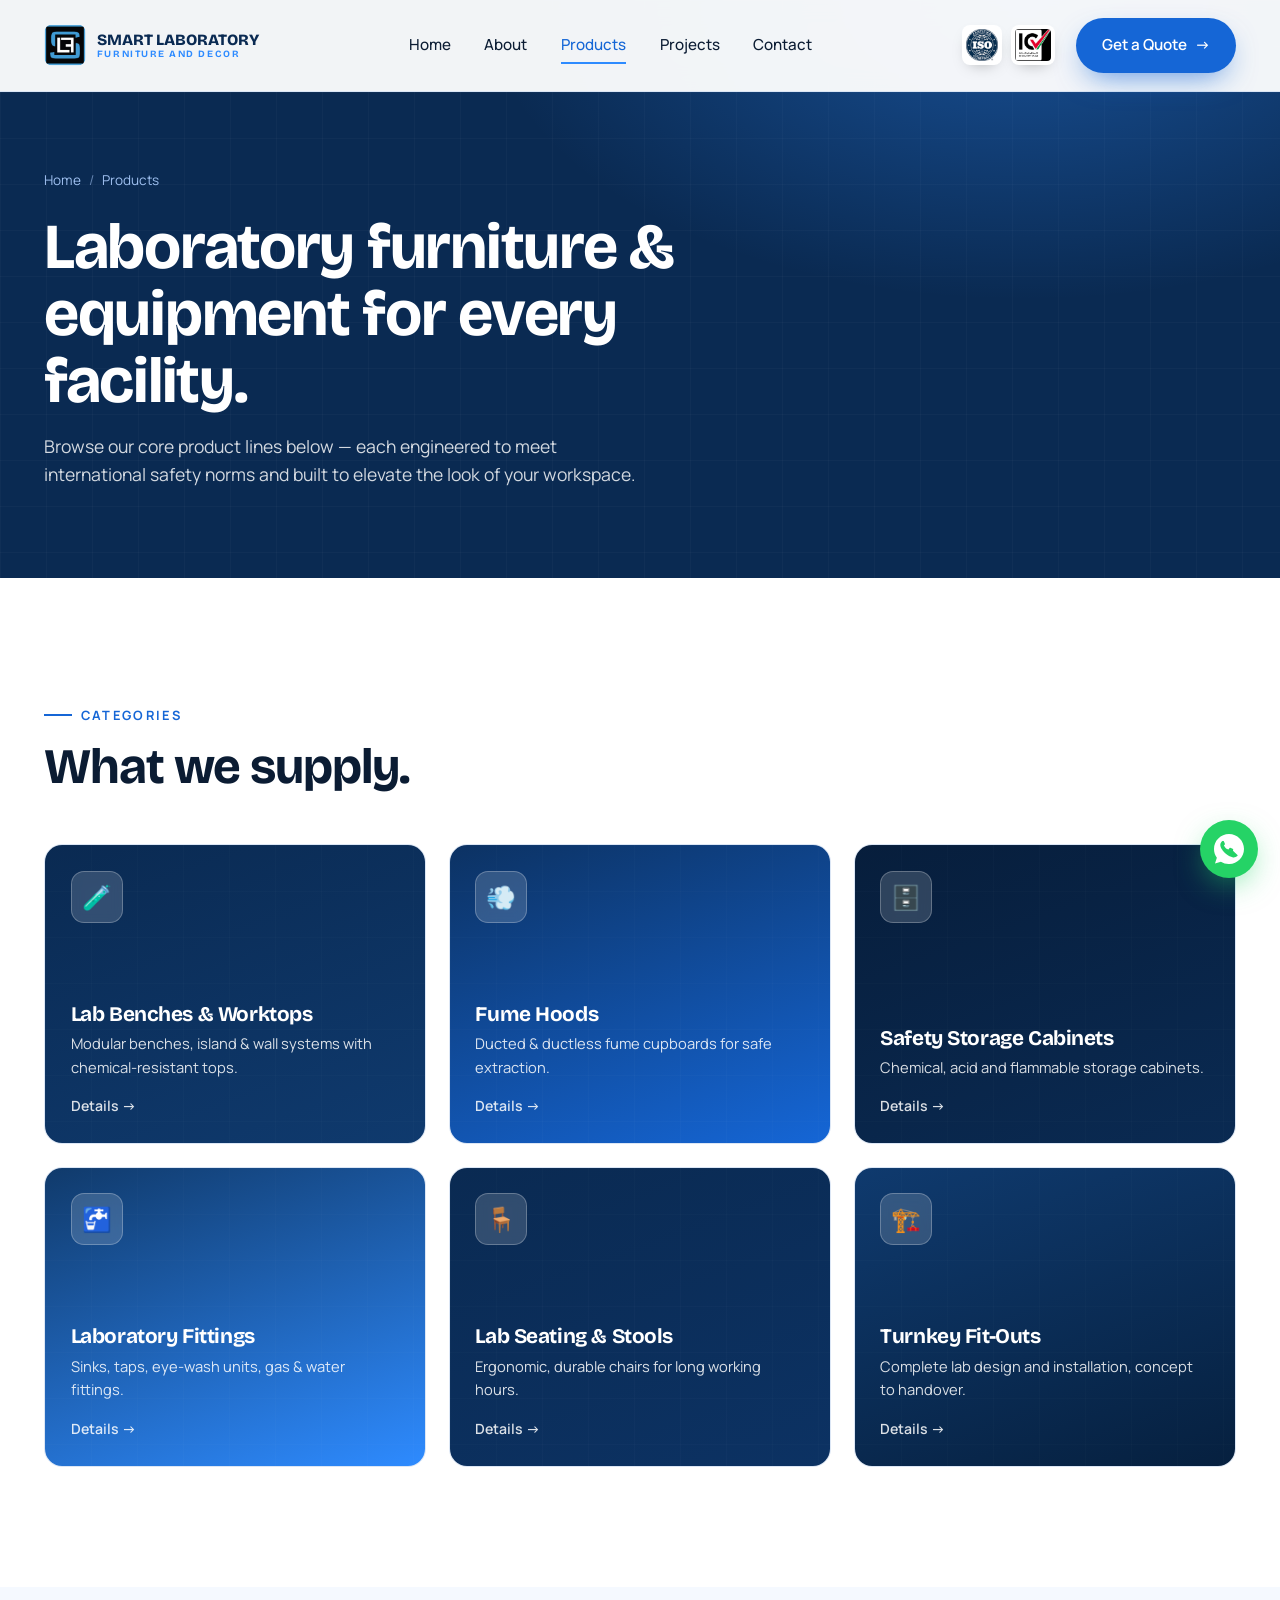
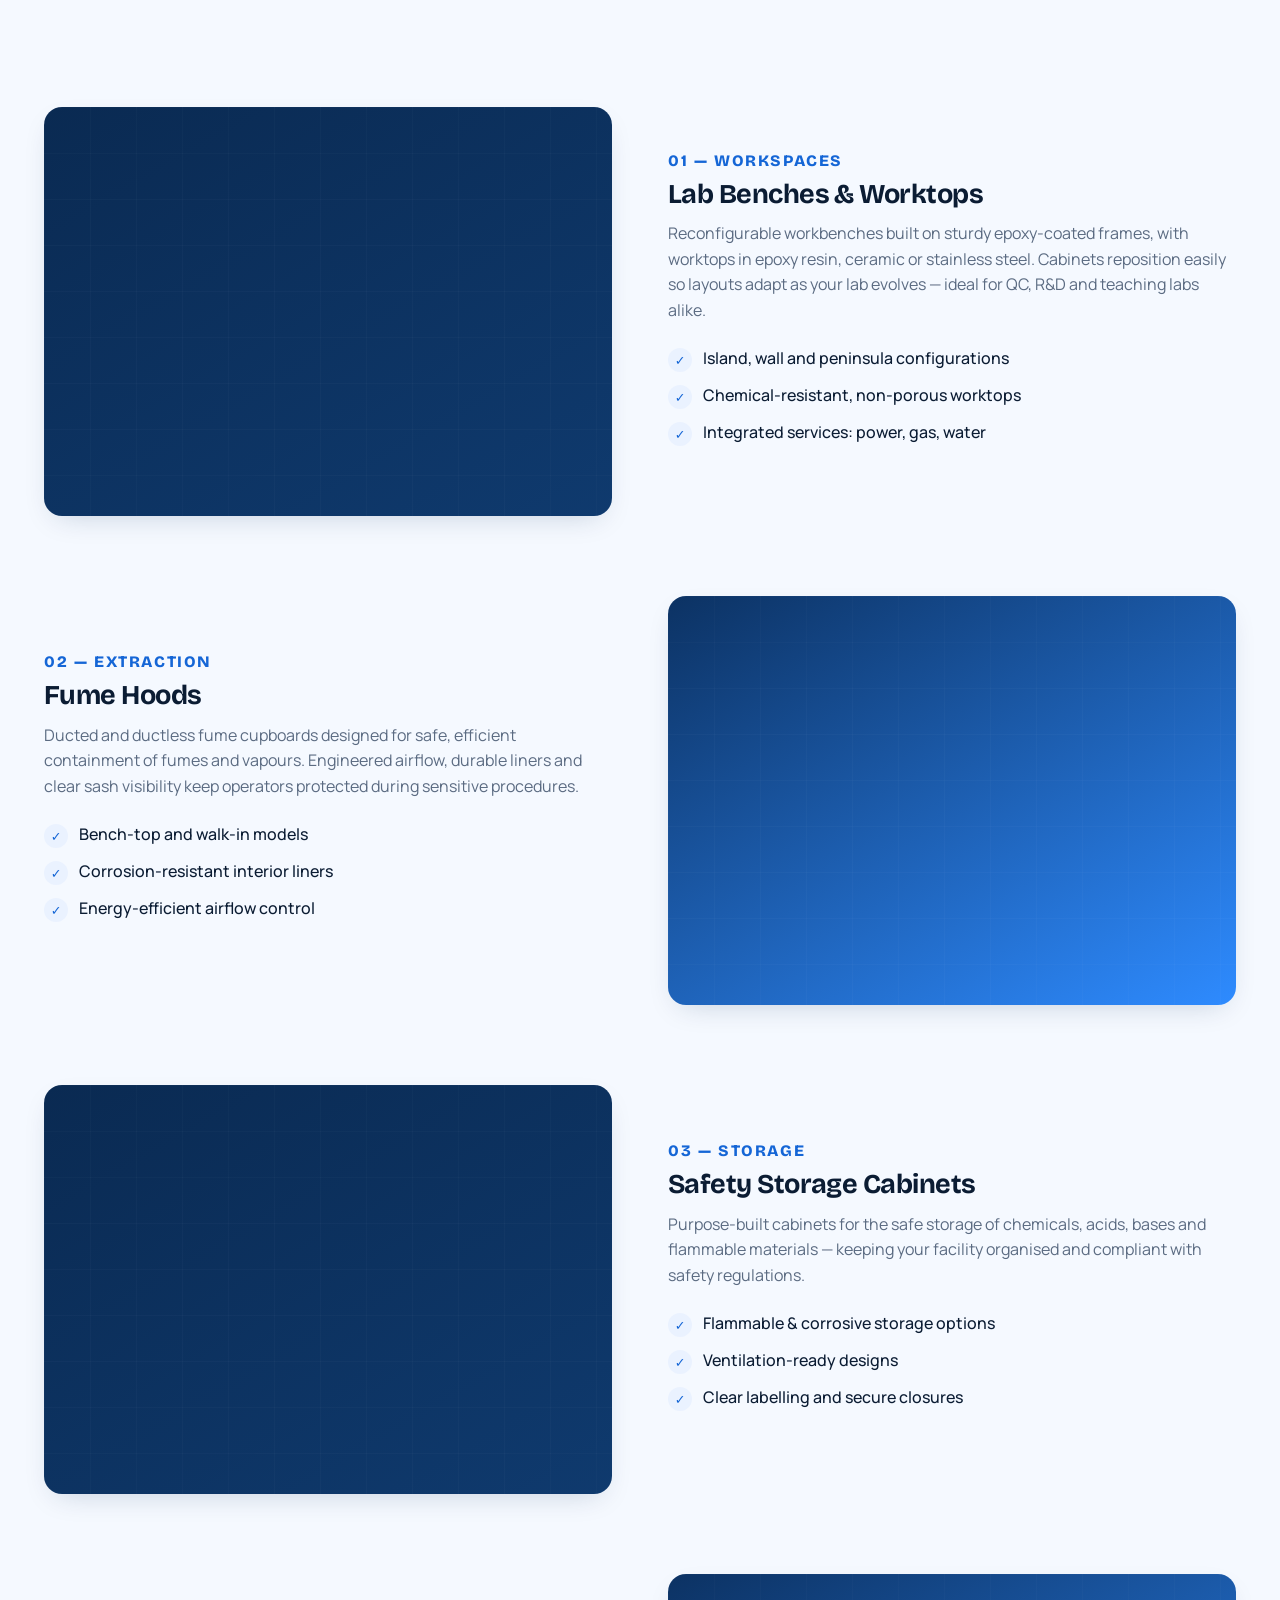
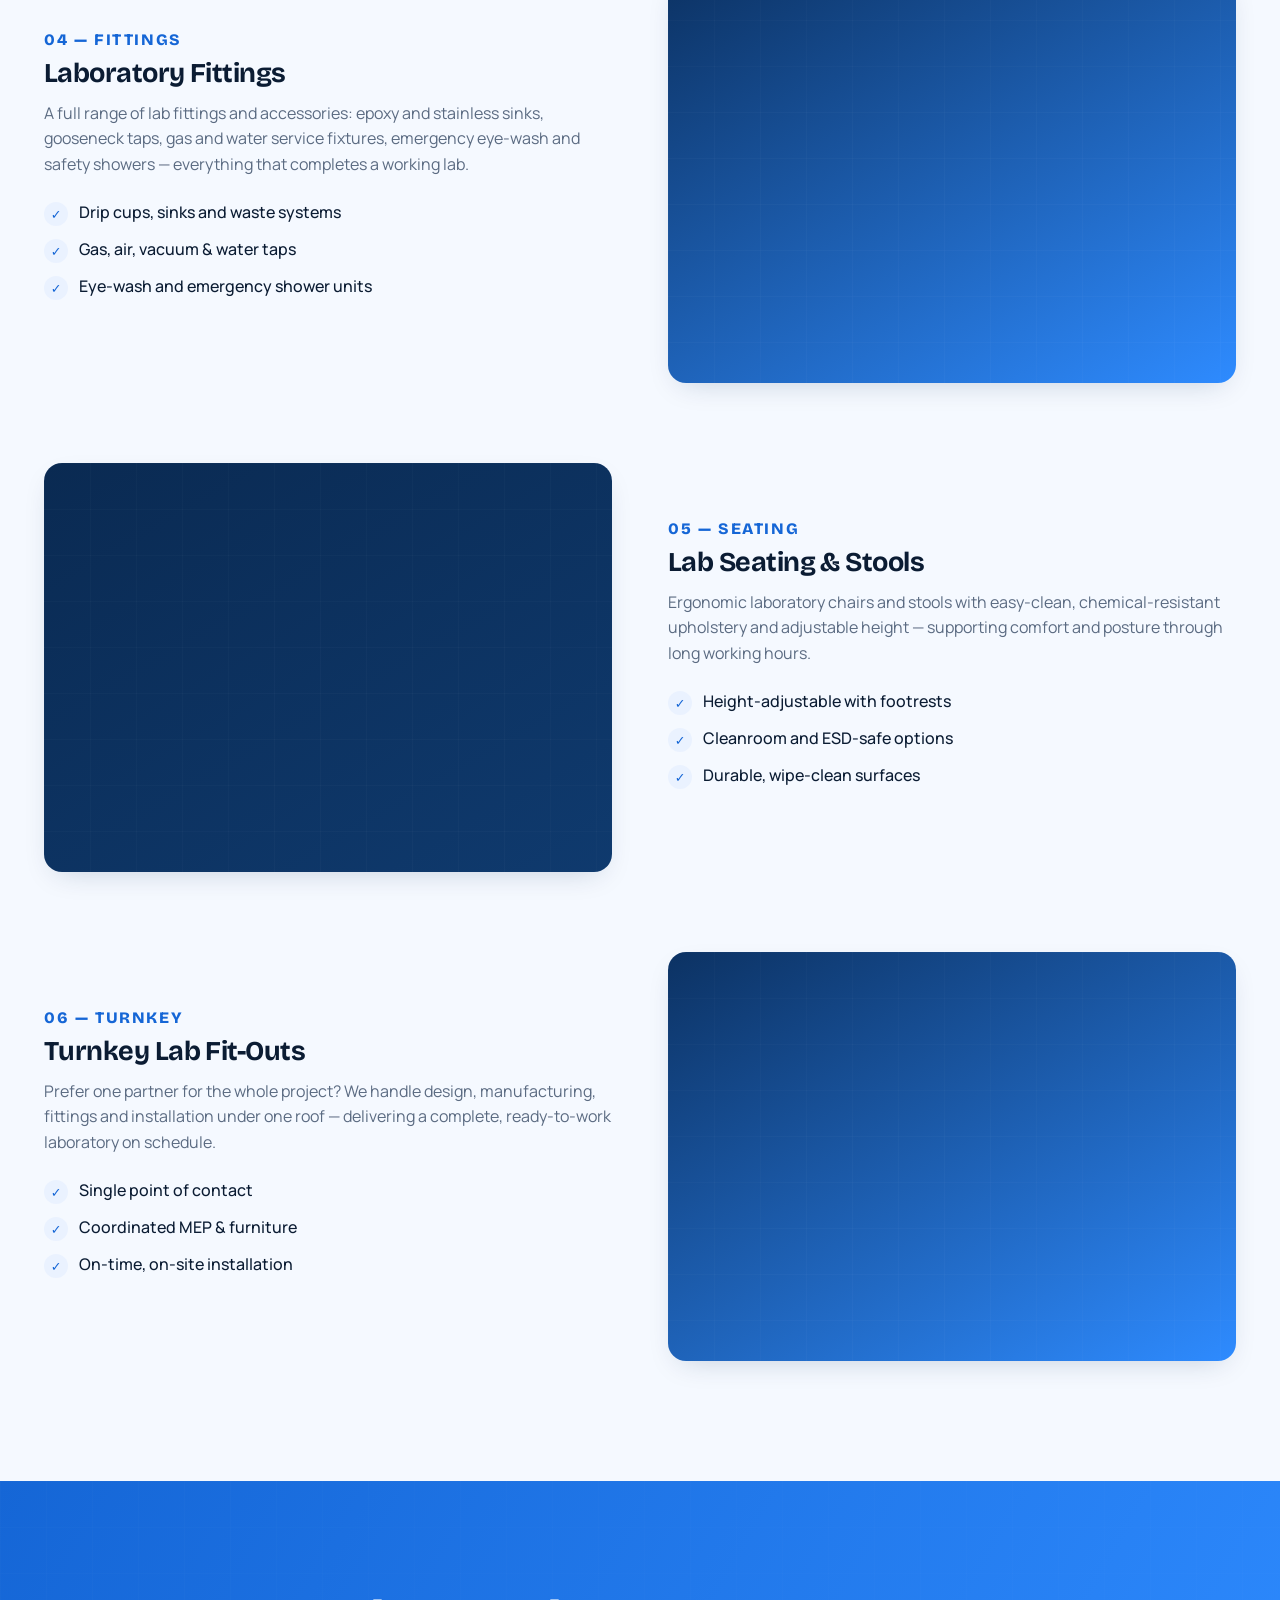
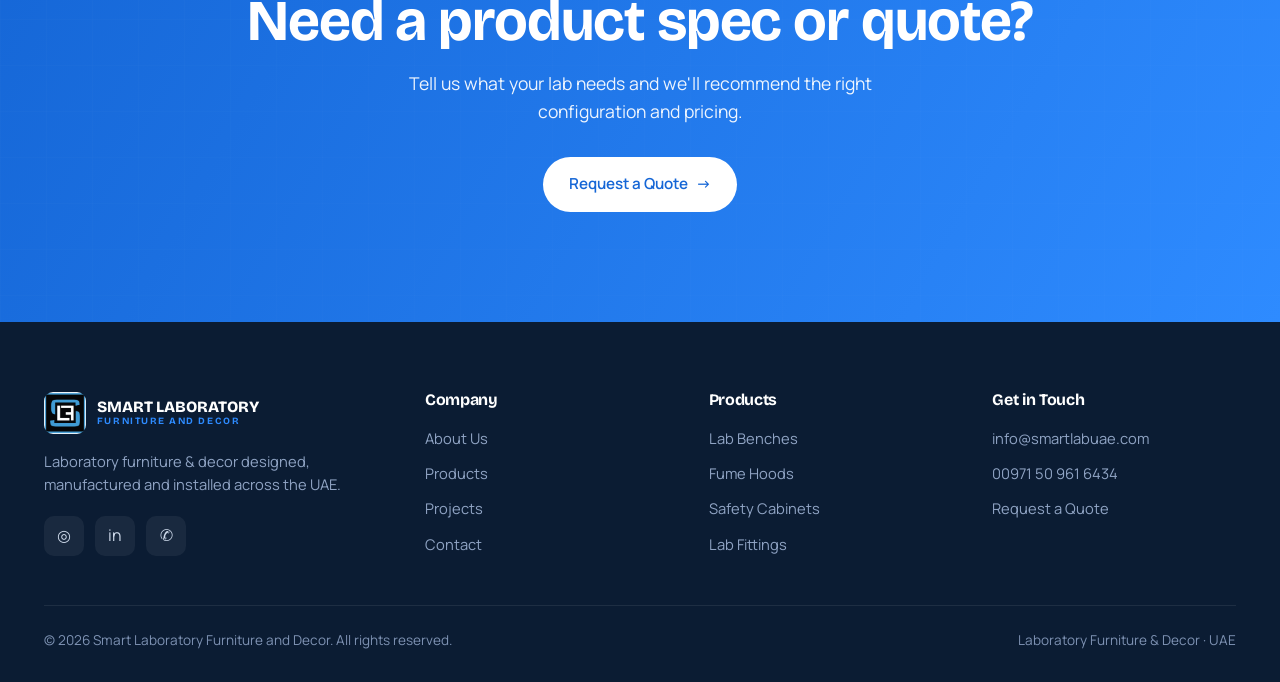
<file: products.html>
<!DOCTYPE html>
<html lang="en">
<head>
<meta charset="UTF-8" />
<meta name="viewport" content="width=device-width, initial-scale=1.0" />
<title>Products — Smart Lab | Laboratory Furniture & Equipment</title>
<meta name="description" content="Explore Smart Lab's range: lab benches, fume hoods, safety storage cabinets, laboratory fittings, seating and turnkey fit-outs across the UAE." />
<meta name="theme-color" content="#0a2a52" />
<link rel="preconnect" href="https://fonts.googleapis.com"><link rel="preconnect" href="https://fonts.gstatic.com" crossorigin>
<link href="https://fonts.googleapis.com/css2?family=Bricolage+Grotesque:opsz,wght@12..96,400;12..96,600;12..96,700;12..96,800&family=Manrope:wght@400;500;600;700&display=swap" rel="stylesheet">
<link rel="icon" type="image/jpeg" href="logo.jpg">
<link rel="stylesheet" href="styles.css">
</head>
<body>

<header id="header" class="solid">
  <div class="wrap nav">
    <a href="index.html" class="logo"><img src="logo.jpg" alt="Smart Laboratory Furniture and Decor" class="logo-img"><span class="brand"><b>SMART LABORATORY</b><i>FURNITURE AND DECOR</i></span></a>
    <nav class="nav-links" id="menu">
      <a href="index.html">Home</a><a href="about.html">About</a><a href="products.html" class="active">Products</a><a href="projects.html">Projects</a><a href="contact.html">Contact</a>
    </nav>
    <div class="nav-cta"><span class="certs"><img src="iso.jpg" alt="ISO Certified" class="cert"><img src="icv.png" alt="ICV Certified - In-Country Value" class="cert"></span><a href="contact.html" class="btn btn-primary">Get a Quote <span class="arrow">→</span></a>
      <button class="burger" id="burger" aria-label="Menu"><span></span><span></span><span></span></button></div>
  </div>
</header>

<section class="subhero"><div class="blueprint"></div><div class="glow"></div><div class="wrap">
  <div class="crumb"><a href="index.html">Home</a><span>/</span>Products</div>
  <h1>Laboratory furniture & equipment for every facility.</h1>
  <p>Browse our core product lines below — each engineered to meet international safety norms and built to elevate the look of your workspace.</p>
</div></section>

<!-- CATEGORY GRID -->
<section class="pad"><div class="wrap">
  <div class="sec-head reveal"><span class="tag">Categories</span><h2>What we supply.</h2></div>
  <div class="prod-grid">
    <a class="card reveal" href="#benches"><div class="bg"><div class="blueprint"></div></div><div class="ic">🧪</div><h3>Lab Benches & Worktops</h3><p>Modular benches, island & wall systems with chemical-resistant tops.</p><span class="more">Details →</span></a>
    <a class="card reveal" href="#fume"><div class="bg"><div class="blueprint"></div></div><div class="ic">💨</div><h3>Fume Hoods</h3><p>Ducted & ductless fume cupboards for safe extraction.</p><span class="more">Details →</span></a>
    <a class="card reveal" href="#safety"><div class="bg"><div class="blueprint"></div></div><div class="ic">🗄️</div><h3>Safety Storage Cabinets</h3><p>Chemical, acid and flammable storage cabinets.</p><span class="more">Details →</span></a>
    <a class="card reveal" href="#fittings"><div class="bg"><div class="blueprint"></div></div><div class="ic">🚰</div><h3>Laboratory Fittings</h3><p>Sinks, taps, eye-wash units, gas & water fittings.</p><span class="more">Details →</span></a>
    <a class="card reveal" href="#seating"><div class="bg"><div class="blueprint"></div></div><div class="ic">🪑</div><h3>Lab Seating & Stools</h3><p>Ergonomic, durable chairs for long working hours.</p><span class="more">Details →</span></a>
    <a class="card reveal" href="#turnkey"><div class="bg"><div class="blueprint"></div></div><div class="ic">🏗️</div><h3>Turnkey Fit-Outs</h3><p>Complete lab design and installation, concept to handover.</p><span class="more">Details →</span></a>
  </div>
</div></section>

<!-- DETAIL ROWS -->
<section class="pad bg-sky"><div class="wrap">
  <div class="split reveal" id="benches">
    <div class="media"><div class="blueprint"></div></div>
    <div class="copy"><div class="num-tag">01 — WORKSPACES</div><h3>Lab Benches & Worktops</h3>
      <p>Reconfigurable workbenches built on sturdy epoxy-coated frames, with worktops in epoxy resin, ceramic or stainless steel. Cabinets reposition easily so layouts adapt as your lab evolves — ideal for QC, R&D and teaching labs alike.</p>
      <ul class="ticks"><li>Island, wall and peninsula configurations</li><li>Chemical-resistant, non-porous worktops</li><li>Integrated services: power, gas, water</li></ul></div>
  </div>
  <div class="split reveal" id="fume">
    <div class="media"><div class="blueprint"></div></div>
    <div class="copy"><div class="num-tag">02 — EXTRACTION</div><h3>Fume Hoods</h3>
      <p>Ducted and ductless fume cupboards designed for safe, efficient containment of fumes and vapours. Engineered airflow, durable liners and clear sash visibility keep operators protected during sensitive procedures.</p>
      <ul class="ticks"><li>Bench-top and walk-in models</li><li>Corrosion-resistant interior liners</li><li>Energy-efficient airflow control</li></ul></div>
  </div>
  <div class="split reveal" id="safety">
    <div class="media"><div class="blueprint"></div></div>
    <div class="copy"><div class="num-tag">03 — STORAGE</div><h3>Safety Storage Cabinets</h3>
      <p>Purpose-built cabinets for the safe storage of chemicals, acids, bases and flammable materials — keeping your facility organised and compliant with safety regulations.</p>
      <ul class="ticks"><li>Flammable & corrosive storage options</li><li>Ventilation-ready designs</li><li>Clear labelling and secure closures</li></ul></div>
  </div>
  <div class="split reveal" id="fittings">
    <div class="media"><div class="blueprint"></div></div>
    <div class="copy"><div class="num-tag">04 — FITTINGS</div><h3>Laboratory Fittings</h3>
      <p>A full range of lab fittings and accessories: epoxy and stainless sinks, gooseneck taps, gas and water service fixtures, emergency eye-wash and safety showers — everything that completes a working lab.</p>
      <ul class="ticks"><li>Drip cups, sinks and waste systems</li><li>Gas, air, vacuum & water taps</li><li>Eye-wash and emergency shower units</li></ul></div>
  </div>
  <div class="split reveal" id="seating">
    <div class="media"><div class="blueprint"></div></div>
    <div class="copy"><div class="num-tag">05 — SEATING</div><h3>Lab Seating & Stools</h3>
      <p>Ergonomic laboratory chairs and stools with easy-clean, chemical-resistant upholstery and adjustable height — supporting comfort and posture through long working hours.</p>
      <ul class="ticks"><li>Height-adjustable with footrests</li><li>Cleanroom and ESD-safe options</li><li>Durable, wipe-clean surfaces</li></ul></div>
  </div>
  <div class="split reveal" id="turnkey">
    <div class="media"><div class="blueprint"></div></div>
    <div class="copy"><div class="num-tag">06 — TURNKEY</div><h3>Turnkey Lab Fit-Outs</h3>
      <p>Prefer one partner for the whole project? We handle design, manufacturing, fittings and installation under one roof — delivering a complete, ready-to-work laboratory on schedule.</p>
      <ul class="ticks"><li>Single point of contact</li><li>Coordinated MEP & furniture</li><li>On-time, on-site installation</li></ul></div>
  </div>
</div></section>

<section class="cta"><div class="blueprint"></div><div class="wrap">
  <h2>Need a product spec or quote?</h2>
  <p>Tell us what your lab needs and we'll recommend the right configuration and pricing.</p>
  <a href="contact.html" class="btn btn-white">Request a Quote <span class="arrow">→</span></a>
</div></section>

<footer><div class="wrap">
  <div class="foot-grid">
    <div><a href="index.html" class="logo"><img src="logo.jpg" alt="Smart Laboratory Furniture and Decor" class="logo-img"><span class="brand"><b>SMART LABORATORY</b><i>FURNITURE AND DECOR</i></span></a><p>Laboratory furniture & decor designed, manufactured and installed across the UAE.</p>
      <div class="socials"><a href="#" aria-label="Instagram">◎</a><a href="#" aria-label="LinkedIn">in</a><a href="#" aria-label="WhatsApp">✆</a></div></div>
    <div><h4>Company</h4><ul><li><a href="about.html">About Us</a></li><li><a href="products.html">Products</a></li><li><a href="projects.html">Projects</a></li><li><a href="contact.html">Contact</a></li></ul></div>
    <div><h4>Products</h4><ul><li><a href="#benches">Lab Benches</a></li><li><a href="#fume">Fume Hoods</a></li><li><a href="#safety">Safety Cabinets</a></li><li><a href="#fittings">Lab Fittings</a></li></ul></div>
    <div><h4>Get in Touch</h4><ul><li><a href="mailto:info@smartlabuae.com">info@smartlabuae.com</a></li><li><a href="tel:00971509616434">00971 50 961 6434</a></li><li><a href="contact.html">Request a Quote</a></li></ul></div>
  </div>
  <div class="foot-bottom"><span>© <span id="yr"></span> Smart Laboratory Furniture and Decor. All rights reserved.</span><span>Laboratory Furniture & Decor · UAE</span></div>
</div></footer>

<script src="script.js"></script>
<a href="https://wa.me/971509616434" class="wa-float" target="_blank" rel="noopener" aria-label="Chat on WhatsApp"><svg viewBox="0 0 32 32" width="30" height="30" fill="#fff" aria-hidden="true"><path d="M16.004 0h-.008C7.174 0 .001 7.176.001 16.004c0 3.5 1.128 6.74 3.046 9.37L1.05 31.49l6.29-2.013a15.9 15.9 0 0 0 8.664 2.527h.008C24.83 32 32 24.824 32 15.996 32 7.168 24.83 0 16.004 0zm9.32 22.598c-.387 1.092-1.922 1.998-3.146 2.262-.836.178-1.928.32-5.604-1.204-4.703-1.95-7.73-6.73-7.965-7.04-.226-.31-1.9-2.53-1.9-4.826 0-2.296 1.204-3.424 1.63-3.89.387-.42.85-.51 1.13-.51.137 0 .274.001.395.007.34.014.51.034.734.566.278.66.95 2.282 1.03 2.448.082.166.137.36.027.566-.103.21-.196.31-.36.49-.165.18-.314.318-.48.51-.15.165-.32.345-.137.66.183.31.81 1.336 1.74 2.164 1.198 1.07 2.203 1.4 2.55 1.546.262.11.566.083.776-.137.262-.276.586-.736.916-1.19.234-.324.53-.365.83-.255.31.11 1.957.923 2.293 1.09.336.166.56.247.642.386.082.137.082.81-.196 1.59z"/></svg></a>
</body>
</html>
</file>
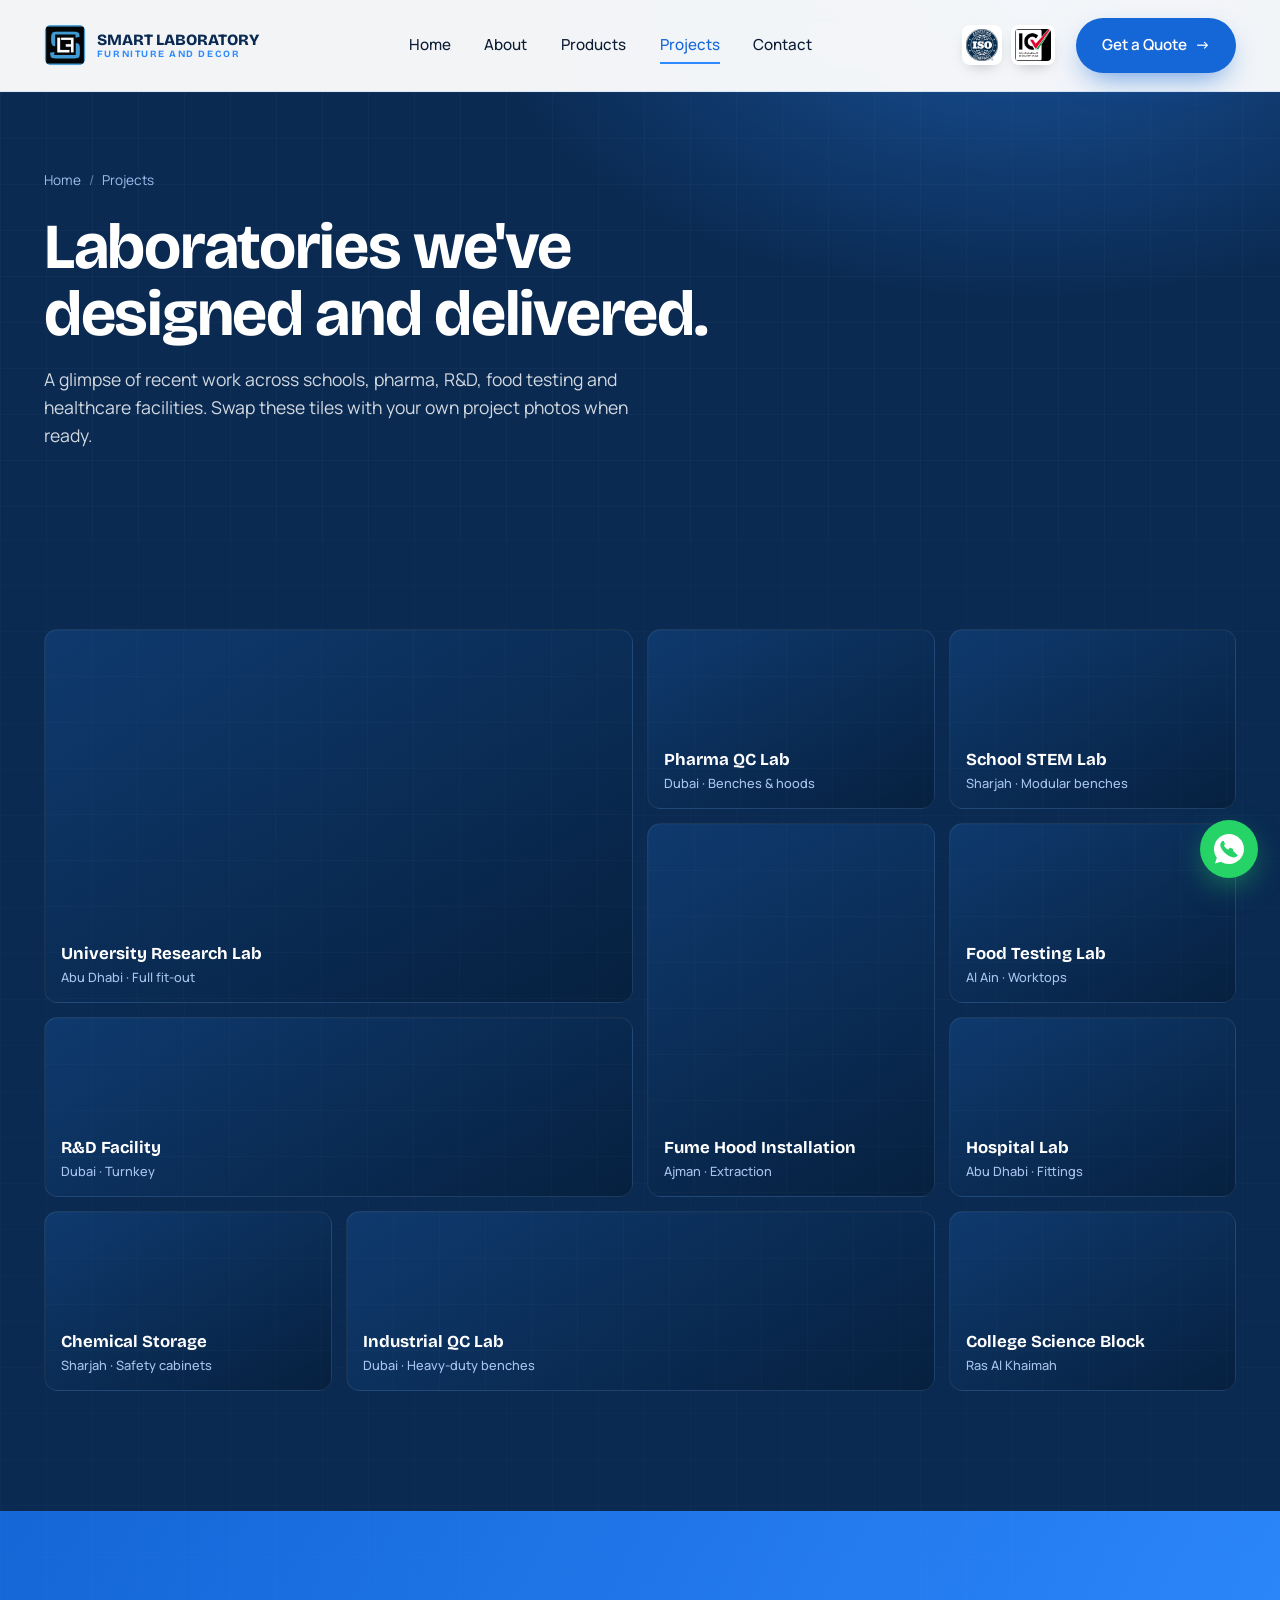
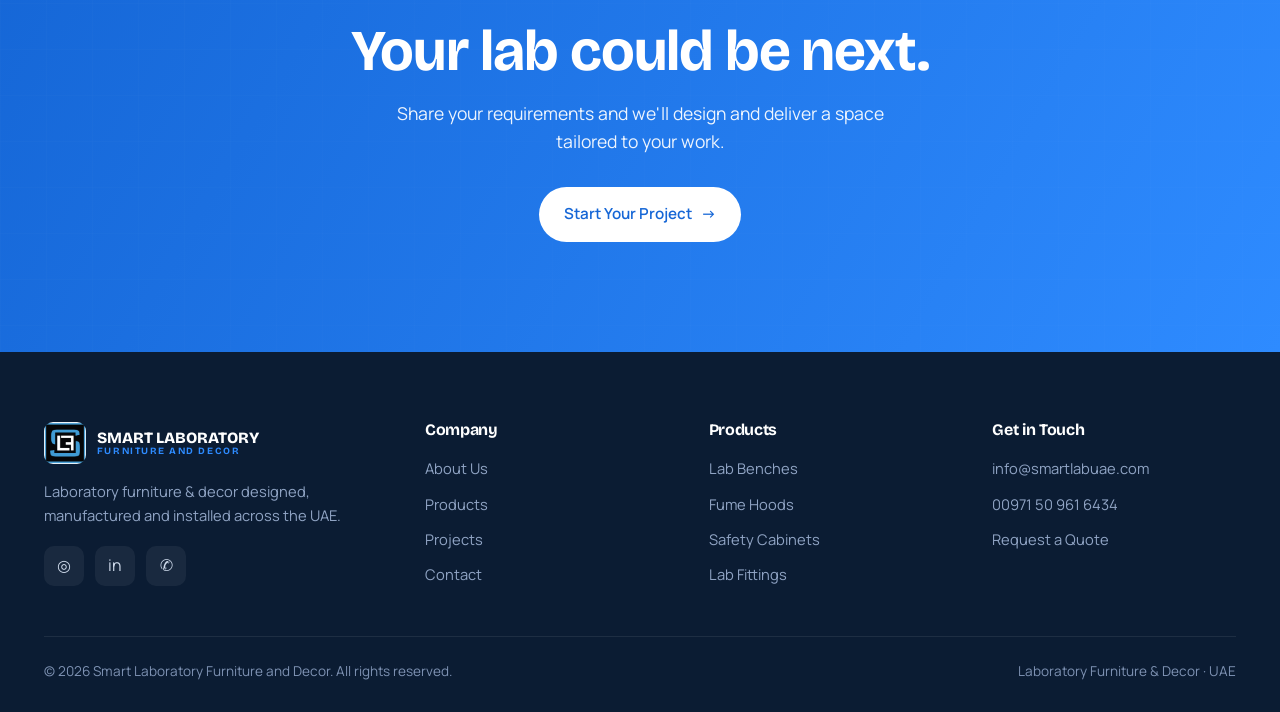
<file: projects.html>
<!DOCTYPE html>
<html lang="en">
<head>
<meta charset="UTF-8" />
<meta name="viewport" content="width=device-width, initial-scale=1.0" />
<title>Projects — Smart Lab | Laboratory Fit-Outs Across the UAE</title>
<meta name="description" content="A selection of laboratory furniture and fit-out projects delivered by Smart Lab across the UAE — schools, pharma, R&D and healthcare." />
<meta name="theme-color" content="#0a2a52" />
<link rel="preconnect" href="https://fonts.googleapis.com"><link rel="preconnect" href="https://fonts.gstatic.com" crossorigin>
<link href="https://fonts.googleapis.com/css2?family=Bricolage+Grotesque:opsz,wght@12..96,400;12..96,600;12..96,700;12..96,800&family=Manrope:wght@400;500;600;700&display=swap" rel="stylesheet">
<link rel="icon" type="image/jpeg" href="logo.jpg">
<link rel="stylesheet" href="styles.css">
</head>
<body>

<header id="header" class="solid">
  <div class="wrap nav">
    <a href="index.html" class="logo"><img src="logo.jpg" alt="Smart Laboratory Furniture and Decor" class="logo-img"><span class="brand"><b>SMART LABORATORY</b><i>FURNITURE AND DECOR</i></span></a>
    <nav class="nav-links" id="menu">
      <a href="index.html">Home</a><a href="about.html">About</a><a href="products.html">Products</a><a href="projects.html" class="active">Projects</a><a href="contact.html">Contact</a>
    </nav>
    <div class="nav-cta"><span class="certs"><img src="iso.jpg" alt="ISO Certified" class="cert"><img src="icv.png" alt="ICV Certified - In-Country Value" class="cert"></span><a href="contact.html" class="btn btn-primary">Get a Quote <span class="arrow">→</span></a>
      <button class="burger" id="burger" aria-label="Menu"><span></span><span></span><span></span></button></div>
  </div>
</header>

<section class="subhero"><div class="blueprint"></div><div class="glow"></div><div class="wrap">
  <div class="crumb"><a href="index.html">Home</a><span>/</span>Projects</div>
  <h1>Laboratories we've designed and delivered.</h1>
  <p>A glimpse of recent work across schools, pharma, R&D, food testing and healthcare facilities. Swap these tiles with your own project photos when ready.</p>
</div></section>

<section class="gallery" style="padding-top:90px"><div class="blueprint"></div><div class="wrap" style="position:relative">
  <div class="g-grid">
    <div class="g-item big reveal"><div class="blueprint"></div><div class="cap">University Research Lab<small>Abu Dhabi · Full fit-out</small></div></div>
    <div class="g-item reveal"><div class="blueprint"></div><div class="cap">Pharma QC Lab<small>Dubai · Benches & hoods</small></div></div>
    <div class="g-item reveal"><div class="blueprint"></div><div class="cap">School STEM Lab<small>Sharjah · Modular benches</small></div></div>
    <div class="g-item tall reveal"><div class="blueprint"></div><div class="cap">Fume Hood Installation<small>Ajman · Extraction</small></div></div>
    <div class="g-item reveal"><div class="blueprint"></div><div class="cap">Food Testing Lab<small>Al Ain · Worktops</small></div></div>
    <div class="g-item wide reveal"><div class="blueprint"></div><div class="cap">R&D Facility<small>Dubai · Turnkey</small></div></div>
    <div class="g-item reveal"><div class="blueprint"></div><div class="cap">Hospital Lab<small>Abu Dhabi · Fittings</small></div></div>
    <div class="g-item reveal"><div class="blueprint"></div><div class="cap">Chemical Storage<small>Sharjah · Safety cabinets</small></div></div>
    <div class="g-item wide reveal"><div class="blueprint"></div><div class="cap">Industrial QC Lab<small>Dubai · Heavy-duty benches</small></div></div>
    <div class="g-item reveal"><div class="blueprint"></div><div class="cap">College Science Block<small>Ras Al Khaimah</small></div></div>
  </div>
</div></section>

<section class="cta"><div class="blueprint"></div><div class="wrap">
  <h2>Your lab could be next.</h2>
  <p>Share your requirements and we'll design and deliver a space tailored to your work.</p>
  <a href="contact.html" class="btn btn-white">Start Your Project <span class="arrow">→</span></a>
</div></section>

<footer><div class="wrap">
  <div class="foot-grid">
    <div><a href="index.html" class="logo"><img src="logo.jpg" alt="Smart Laboratory Furniture and Decor" class="logo-img"><span class="brand"><b>SMART LABORATORY</b><i>FURNITURE AND DECOR</i></span></a><p>Laboratory furniture & decor designed, manufactured and installed across the UAE.</p>
      <div class="socials"><a href="#" aria-label="Instagram">◎</a><a href="#" aria-label="LinkedIn">in</a><a href="#" aria-label="WhatsApp">✆</a></div></div>
    <div><h4>Company</h4><ul><li><a href="about.html">About Us</a></li><li><a href="products.html">Products</a></li><li><a href="projects.html">Projects</a></li><li><a href="contact.html">Contact</a></li></ul></div>
    <div><h4>Products</h4><ul><li><a href="products.html">Lab Benches</a></li><li><a href="products.html">Fume Hoods</a></li><li><a href="products.html">Safety Cabinets</a></li><li><a href="products.html">Lab Fittings</a></li></ul></div>
    <div><h4>Get in Touch</h4><ul><li><a href="mailto:info@smartlabuae.com">info@smartlabuae.com</a></li><li><a href="tel:00971509616434">00971 50 961 6434</a></li><li><a href="contact.html">Request a Quote</a></li></ul></div>
  </div>
  <div class="foot-bottom"><span>© <span id="yr"></span> Smart Laboratory Furniture and Decor. All rights reserved.</span><span>Laboratory Furniture & Decor · UAE</span></div>
</div></footer>

<script src="script.js"></script>
<a href="https://wa.me/971509616434" class="wa-float" target="_blank" rel="noopener" aria-label="Chat on WhatsApp"><svg viewBox="0 0 32 32" width="30" height="30" fill="#fff" aria-hidden="true"><path d="M16.004 0h-.008C7.174 0 .001 7.176.001 16.004c0 3.5 1.128 6.74 3.046 9.37L1.05 31.49l6.29-2.013a15.9 15.9 0 0 0 8.664 2.527h.008C24.83 32 32 24.824 32 15.996 32 7.168 24.83 0 16.004 0zm9.32 22.598c-.387 1.092-1.922 1.998-3.146 2.262-.836.178-1.928.32-5.604-1.204-4.703-1.95-7.73-6.73-7.965-7.04-.226-.31-1.9-2.53-1.9-4.826 0-2.296 1.204-3.424 1.63-3.89.387-.42.85-.51 1.13-.51.137 0 .274.001.395.007.34.014.51.034.734.566.278.66.95 2.282 1.03 2.448.082.166.137.36.027.566-.103.21-.196.31-.36.49-.165.18-.314.318-.48.51-.15.165-.32.345-.137.66.183.31.81 1.336 1.74 2.164 1.198 1.07 2.203 1.4 2.55 1.546.262.11.566.083.776-.137.262-.276.586-.736.916-1.19.234-.324.53-.365.83-.255.31.11 1.957.923 2.293 1.09.336.166.56.247.642.386.082.137.082.81-.196 1.59z"/></svg></a>
</body>
</html>
</file>
<file: styles.css>
/* =============================================================
   SMART LAB — SHARED DESIGN SYSTEM (used by every page)
   Change the brand once here and it updates the whole site.
   ============================================================= */
:root{
  --navy:#0a2a52; --navy-2:#0f3a6e; --blue:#1566d6; --azure:#2e8bff;
  --sky:#eaf2ff; --sky-2:#f5f9ff; --ink:#0b1c33; --muted:#5b6b82;
  --line:#dbe6f5; --white:#ffffff;
  --display:"Bricolage Grotesque", system-ui, sans-serif;
  --body:"Manrope", system-ui, sans-serif;
  --maxw:1240px; --radius:18px;
  --shadow:0 24px 60px -20px rgba(10,42,82,.28);
  --shadow-sm:0 10px 30px -12px rgba(10,42,82,.22);
}
*{box-sizing:border-box;margin:0;padding:0}
html{scroll-behavior:smooth}
body{font-family:var(--body);color:var(--ink);background:#fff;line-height:1.6;overflow-x:hidden;-webkit-font-smoothing:antialiased}
h1,h2,h3,h4{font-family:var(--display);line-height:1.05;font-weight:700;letter-spacing:-.02em}
a{color:inherit;text-decoration:none}
img{max-width:100%;display:block}
.wrap{max-width:var(--maxw);margin:0 auto;padding:0 24px}
section{position:relative}
.blueprint{background-image:linear-gradient(rgba(255,255,255,.05) 1px,transparent 1px),linear-gradient(90deg,rgba(255,255,255,.05) 1px,transparent 1px);background-size:46px 46px}

/* BUTTONS */
.btn{display:inline-flex;align-items:center;gap:.55rem;font-family:var(--body);font-weight:600;font-size:.95rem;padding:.95rem 1.6rem;border-radius:999px;cursor:pointer;border:none;transition:transform .25s,box-shadow .25s,background .25s}
.btn-primary{background:var(--blue);color:#fff;box-shadow:0 12px 30px -10px rgba(21,102,214,.7)}
.btn-primary:hover{transform:translateY(-3px);background:var(--azure)}
.btn-ghost{background:transparent;color:#fff;border:1.5px solid rgba(255,255,255,.6)}
.btn-ghost:hover{background:#fff;color:var(--navy);transform:translateY(-3px)}
.btn-dark{background:var(--navy);color:#fff}
.btn-dark:hover{transform:translateY(-3px);background:var(--navy-2)}
.btn-white{background:#fff;color:var(--blue)}
.btn-white:hover{transform:translateY(-3px);background:var(--navy);color:#fff}
.arrow{transition:transform .25s}.btn:hover .arrow{transform:translateX(4px)}

/* NAV */
header{position:fixed;top:0;left:0;right:0;z-index:100;transition:background .35s,box-shadow .35s,padding .35s;padding:18px 0}
header.scrolled{background:rgba(255,255,255,.92);backdrop-filter:blur(12px);box-shadow:0 1px 0 var(--line);padding:12px 0}
/* solid nav for inner pages (no dark hero behind) */
header.solid{background:rgba(255,255,255,.95);backdrop-filter:blur(12px);box-shadow:0 1px 0 var(--line)}
.nav{display:flex;align-items:center;justify-content:space-between}
.logo{display:flex;align-items:center;gap:.7rem;font-family:var(--display);font-weight:800;font-size:1.3rem;color:#fff;transition:color .35s}
header.scrolled .logo,header.solid .logo{color:var(--navy)}
.logo .mark{width:38px;height:38px;border-radius:10px;flex:0 0 auto;background:linear-gradient(135deg,var(--azure),var(--blue));display:grid;place-items:center;color:#fff;font-size:1.05rem;font-weight:800;box-shadow:0 8px 20px -6px rgba(21,102,214,.7)}
.logo-img{height:42px;width:auto;border-radius:9px;display:block;flex:0 0 auto}
.brand{display:flex;flex-direction:column;line-height:1.06;font-family:var(--display)}
.brand b{font-weight:800;font-size:.98rem;white-space:nowrap;color:currentColor}
.brand i{font-style:normal;font-weight:700;font-size:.6rem;letter-spacing:.16em;color:var(--azure);text-transform:uppercase;white-space:nowrap}
.certs{display:flex;align-items:center;gap:.55rem;margin-right:.3rem}
.cert{height:40px;width:auto;border-radius:8px;background:#fff;padding:4px;box-shadow:0 6px 16px -8px rgba(0,0,0,.35)}
.wa-float{position:fixed;right:22px;bottom:22px;z-index:200;width:58px;height:58px;border-radius:50%;background:#25D366;display:grid;place-items:center;box-shadow:0 10px 30px -6px rgba(37,211,102,.55);transition:transform .25s}
.wa-float:hover{transform:scale(1.08)}
.wa-float::after{content:"";position:absolute;inset:-5px;border-radius:50%;border:2px solid #25D366;opacity:0;pointer-events:none;animation:wapulse 2.2s infinite}
@keyframes wapulse{0%{transform:scale(.92);opacity:.7}100%{transform:scale(1.5);opacity:0}}
.nav-links{display:flex;align-items:center;gap:2.1rem}
.nav-links a{color:rgba(255,255,255,.9);font-weight:500;font-size:.95rem;position:relative;transition:color .3s}
header.scrolled .nav-links a,header.solid .nav-links a{color:var(--ink)}
.nav-links a.active{color:var(--azure)}
header.scrolled .nav-links a.active,header.solid .nav-links a.active{color:var(--blue)}
.nav-links a::after{content:"";position:absolute;left:0;bottom:-6px;height:2px;width:0;background:var(--azure);transition:width .3s}
.nav-links a:hover::after,.nav-links a.active::after{width:100%}
.nav-cta{display:flex;align-items:center;gap:1rem}
.burger{display:none;flex-direction:column;gap:5px;background:none;border:none;cursor:pointer;padding:8px}
.burger span{width:26px;height:2px;background:#fff;transition:.3s;border-radius:2px}
header.scrolled .burger span,header.solid .burger span{background:var(--navy)}

/* HERO SLIDER (home) */
.hero{position:relative;height:100vh;min-height:640px;overflow:hidden;background:var(--navy)}
.slides{position:absolute;inset:0}
.slide{position:absolute;inset:0;opacity:0;transform:scale(1.08);transition:opacity 1.2s,transform 7s;display:flex;align-items:center}
.slide.active{opacity:1;transform:scale(1)}
.slide-1{background:radial-gradient(1200px 600px at 75% 20%,rgba(46,139,255,.45),transparent 60%),linear-gradient(120deg,#071e3c,#0a2a52 55%,#0f3a6e)}
.slide-2{background:radial-gradient(1000px 700px at 15% 80%,rgba(46,139,255,.4),transparent 60%),linear-gradient(120deg,#0a2a52,#08305e 60%,#06203f)}
.slide-3{background:radial-gradient(1100px 600px at 60% 10%,rgba(21,102,214,.5),transparent 55%),linear-gradient(130deg,#06203f,#0a2a52 50%,#103a6b)}
.slide-4{background:radial-gradient(900px 700px at 85% 75%,rgba(46,139,255,.45),transparent 55%),linear-gradient(115deg,#0a2a52,#0c3263 55%,#071e3c)}
.hero .blueprint{position:absolute;inset:0;opacity:.6}
.hero-vignette{position:absolute;inset:0;background:linear-gradient(90deg,rgba(5,18,38,.7),transparent 55%)}
.hero-content{position:relative;z-index:5;width:100%}
.eyebrow{display:inline-flex;align-items:center;gap:.6rem;color:#bcd6ff;font-weight:600;font-size:.82rem;letter-spacing:.22em;text-transform:uppercase;margin-bottom:1.4rem}
.eyebrow::before{content:"";width:34px;height:2px;background:var(--azure)}
.hero h1{color:#fff;font-size:clamp(2.6rem,6.4vw,5.4rem);font-weight:800;max-width:16ch}
.hero h1 .hl{color:var(--azure)}
.hero p.lede{color:rgba(255,255,255,.82);font-size:clamp(1.05rem,1.6vw,1.3rem);max-width:54ch;margin:1.6rem 0 2.4rem}
.hero-actions{display:flex;gap:1rem;flex-wrap:wrap}
.slide-text{opacity:0;transform:translateY(28px);transition:opacity .9s .3s,transform .9s .3s}
.slide.active .slide-text{opacity:1;transform:none}
.hero-dots{position:absolute;bottom:42px;left:50%;transform:translateX(-50%);z-index:8;display:flex;gap:.7rem}
.hero-dots button{width:38px;height:4px;border:none;border-radius:99px;background:rgba(255,255,255,.3);cursor:pointer;transition:.3s}
.hero-dots button.active{background:var(--azure);width:54px}
.hero-arrows{position:absolute;z-index:8;bottom:36px;right:28px;display:flex;gap:.6rem}
.hero-arrows button{width:50px;height:50px;border-radius:50%;border:1.5px solid rgba(255,255,255,.4);background:rgba(255,255,255,.06);color:#fff;cursor:pointer;font-size:1.1rem;display:grid;place-items:center;transition:.3s}
.hero-arrows button:hover{background:#fff;color:var(--navy)}
.scroll-cue{position:absolute;bottom:40px;left:24px;z-index:8;color:rgba(255,255,255,.7);font-size:.78rem;letter-spacing:.2em;text-transform:uppercase;writing-mode:vertical-rl;display:flex;align-items:center;gap:.8rem}
.scroll-cue::after{content:"";width:1px;height:46px;background:linear-gradient(rgba(255,255,255,.7),transparent);animation:cue 1.8s infinite}
@keyframes cue{0%{transform:scaleY(.2);transform-origin:top}50%{transform:scaleY(1)}100%{transform:scaleY(.2);transform-origin:bottom}}

/* SUB-PAGE HERO (inner pages) */
.subhero{position:relative;background:var(--navy);color:#fff;padding:170px 0 90px;overflow:hidden}
.subhero .blueprint{position:absolute;inset:0;opacity:.5}
.subhero .glow{position:absolute;inset:0;background:radial-gradient(900px 500px at 80% 0%,rgba(46,139,255,.4),transparent 60%)}
.subhero .wrap{position:relative;z-index:2}
.subhero h1{font-size:clamp(2.4rem,5.5vw,4rem);max-width:18ch}
.subhero p{color:rgba(255,255,255,.82);max-width:56ch;margin-top:1.1rem;font-size:1.1rem}
.crumb{display:flex;gap:.5rem;align-items:center;color:#9fc0f0;font-size:.85rem;margin-bottom:1.3rem}
.crumb a{color:#9fc0f0}.crumb a:hover{color:#fff}.crumb span{opacity:.6}

/* STATS */
.stats{background:var(--navy);color:#fff;position:relative}
.stats .blueprint{position:absolute;inset:0;opacity:.4}
.stats-grid{position:relative;display:grid;grid-template-columns:repeat(4,1fr);gap:1px;background:rgba(255,255,255,.1)}
.stat{background:var(--navy);padding:2.6rem 1.6rem;text-align:center}
.stat .num{font-family:var(--display);font-weight:800;font-size:clamp(2.2rem,4vw,3.2rem);color:#fff}
.stat .num .plus{color:var(--azure)}
.stat .lbl{color:#a9c4ee;font-size:.86rem;letter-spacing:.06em;margin-top:.3rem}

/* SECTION HEADERS */
.sec-head{max-width:640px;margin-bottom:3.2rem}
.sec-head.center{margin-left:auto;margin-right:auto;text-align:center}
.tag{display:inline-flex;align-items:center;gap:.55rem;color:var(--blue);font-weight:700;font-size:.8rem;letter-spacing:.18em;text-transform:uppercase;margin-bottom:1rem}
.tag::before{content:"";width:28px;height:2px;background:var(--blue)}
.sec-head.center .tag{justify-content:center}
.sec-head h2{font-size:clamp(2rem,4vw,3.1rem);color:var(--ink)}
.sec-head p{color:var(--muted);font-size:1.08rem;margin-top:1rem}

/* ABOUT / STORY */
.pad{padding:120px 0}
.bg-sky{background:var(--sky-2)}
.about-grid{display:grid;grid-template-columns:1.05fr .95fr;gap:4rem;align-items:center}
.about-visual{position:relative}
.about-img{border-radius:var(--radius);aspect-ratio:4/4.4;background:radial-gradient(700px 400px at 70% 20%,rgba(46,139,255,.5),transparent 60%),linear-gradient(140deg,#0a2a52,#0f3a6e);position:relative;overflow:hidden;box-shadow:var(--shadow)}
.about-img .blueprint{position:absolute;inset:0;opacity:.5}
.about-img .badge{position:absolute;left:24px;bottom:24px;z-index:2;color:#fff}
.about-img .badge span{display:block;font-family:var(--display);font-weight:800;font-size:2.4rem}
.about-img .badge small{color:#bcd6ff}
.about-float{position:absolute;right:-26px;top:40px;background:#fff;border-radius:16px;padding:1.1rem 1.3rem;box-shadow:var(--shadow);display:flex;gap:.9rem;align-items:center;border:1px solid var(--line)}
.about-float .ic{width:42px;height:42px;border-radius:11px;background:var(--sky);display:grid;place-items:center;color:var(--blue);font-size:1.3rem;flex:0 0 auto}
.about-float b{display:block;font-family:var(--display);font-size:1rem}
.about-float small{color:var(--muted);font-size:.8rem}
.tabs{display:flex;gap:.5rem;margin:1.6rem 0 1.2rem;border-bottom:1px solid var(--line)}
.tabs button{background:none;border:none;font-family:var(--display);font-weight:700;font-size:1.02rem;color:var(--muted);padding:.7rem .2rem;margin-right:1.4rem;cursor:pointer;position:relative;transition:color .3s}
.tabs button.active{color:var(--navy)}
.tabs button.active::after{content:"";position:absolute;left:0;right:0;bottom:-1px;height:3px;background:var(--blue);border-radius:3px}
.tab-panel{display:none;color:var(--muted);font-size:1.04rem}
.tab-panel.active{display:block;animation:fade .5s}
@keyframes fade{from{opacity:0;transform:translateY(8px)}to{opacity:1;transform:none}}
ul.ticks{list-style:none;margin:1.4rem 0 1.8rem;display:grid;gap:.7rem}
ul.ticks li{display:flex;gap:.7rem;align-items:flex-start;color:var(--ink);font-weight:500}
ul.ticks li::before{content:"✓";color:var(--blue);font-weight:800;background:var(--sky);width:24px;height:24px;border-radius:50%;display:grid;place-items:center;font-size:.8rem;flex:0 0 auto;margin-top:2px}

/* PRODUCT CARDS */
.prod-grid{display:grid;grid-template-columns:repeat(3,1fr);gap:1.4rem}
.card{position:relative;border-radius:var(--radius);overflow:hidden;border:1px solid var(--line);background:#fff;transition:transform .35s,box-shadow .35s,border-color .35s;min-height:300px;display:flex;flex-direction:column;justify-content:flex-end;padding:1.6rem}
.card .bg{position:absolute;inset:0;z-index:0}
.card .bg .blueprint{position:absolute;inset:0;opacity:.35}
.card:hover{transform:translateY(-8px);box-shadow:var(--shadow);border-color:transparent}
.card .ic{position:relative;z-index:2;width:52px;height:52px;border-radius:13px;background:rgba(255,255,255,.16);backdrop-filter:blur(6px);display:grid;place-items:center;font-size:1.5rem;color:#fff;margin-bottom:auto;border:1px solid rgba(255,255,255,.25)}
.card h3{position:relative;z-index:2;color:#fff;font-size:1.3rem;margin-top:1.2rem}
.card p{position:relative;z-index:2;color:rgba(255,255,255,.85);font-size:.92rem;margin-top:.4rem}
.card .more{position:relative;z-index:2;margin-top:1rem;color:#fff;font-weight:600;font-size:.88rem;display:inline-flex;gap:.4rem;align-items:center;opacity:.85}
.card .bg{background:linear-gradient(160deg,#0a2a52,#0f3a6e)}
.card:nth-child(2) .bg{background:linear-gradient(160deg,#0c3263,#1566d6)}
.card:nth-child(3) .bg{background:linear-gradient(160deg,#071e3c,#0a2a52)}
.card:nth-child(4) .bg{background:linear-gradient(160deg,#103a6b,#2e8bff)}
.card:nth-child(5) .bg{background:linear-gradient(160deg,#0a2a52,#0c3263)}
.card:nth-child(6) .bg{background:linear-gradient(160deg,#0f3a6e,#06203f)}

/* PRODUCT DETAIL ROWS (products page) */
.split{display:grid;grid-template-columns:1fr 1fr;gap:3.5rem;align-items:center;margin-bottom:5rem}
.split:last-child{margin-bottom:0}
.split .media{border-radius:var(--radius);aspect-ratio:5/3.6;position:relative;overflow:hidden;box-shadow:var(--shadow-sm);background:linear-gradient(150deg,#0a2a52,#0f3a6e)}
.split:nth-child(even) .media{background:linear-gradient(150deg,#0c3263,#2e8bff)}
.split .media .blueprint{position:absolute;inset:0;opacity:.45}
.split:nth-child(even) .copy{order:-1}
.split .copy .num-tag{font-family:var(--display);font-weight:800;font-size:1rem;color:var(--blue);letter-spacing:.1em}
.split .copy h3{font-size:1.7rem;margin:.4rem 0 .8rem}
.split .copy p{color:var(--muted)}

/* WHY / FEATURES */
.why-grid{display:grid;grid-template-columns:repeat(3,1fr);gap:1.4rem}
.feat{background:#fff;border:1px solid var(--line);border-radius:var(--radius);padding:2rem;transition:transform .3s,box-shadow .3s}
.feat:hover{transform:translateY(-6px);box-shadow:var(--shadow-sm)}
.feat .ic{width:54px;height:54px;border-radius:14px;background:var(--sky);color:var(--blue);display:grid;place-items:center;font-size:1.5rem;margin-bottom:1.1rem}
.feat h3{font-size:1.2rem;margin-bottom:.5rem}
.feat p{color:var(--muted);font-size:.96rem}

/* GALLERY */
.gallery{padding:120px 0;background:var(--navy);color:#fff;overflow:hidden}
.gallery .blueprint{position:absolute;inset:0;opacity:.3}
.gallery .sec-head h2{color:#fff}.gallery .sec-head p{color:#a9c4ee}
.gallery .tag{color:var(--azure)}.gallery .tag::before{background:var(--azure)}
.g-grid{position:relative;display:grid;grid-template-columns:repeat(4,1fr);grid-auto-rows:180px;gap:14px}
.g-item{border-radius:14px;overflow:hidden;position:relative;background:linear-gradient(150deg,#0f3a6e,#06203f);border:1px solid rgba(255,255,255,.08);transition:transform .4s}
.g-item .blueprint{position:absolute;inset:0;opacity:.4}
.g-item:hover{transform:scale(.98)}
.g-item .cap{position:absolute;left:16px;bottom:14px;z-index:2;font-family:var(--display);font-weight:700;font-size:1.05rem}
.g-item .cap small{display:block;font-family:var(--body);font-weight:500;color:#a9c4ee;font-size:.8rem}
.g-item.big{grid-column:span 2;grid-row:span 2}
.g-item.tall{grid-row:span 2}
.g-item.wide{grid-column:span 2}

/* CTA */
.cta{padding:110px 0;background:linear-gradient(120deg,var(--blue),var(--azure));position:relative;overflow:hidden;text-align:center;color:#fff}
.cta .blueprint{position:absolute;inset:0;opacity:.25}
.cta h2{font-size:clamp(2.2rem,5vw,3.6rem);position:relative}
.cta p{position:relative;max-width:50ch;margin:1.1rem auto 2rem;color:rgba(255,255,255,.92);font-size:1.1rem}

/* CONTACT */
.contact-grid{display:grid;grid-template-columns:1fr 1.1fr;gap:4rem;align-items:start}
.info-card{display:flex;gap:1rem;align-items:flex-start;padding:1.3rem 0;border-bottom:1px solid var(--line)}
.info-card .ic{width:48px;height:48px;border-radius:12px;background:var(--sky);color:var(--blue);display:grid;place-items:center;font-size:1.3rem;flex:0 0 auto}
.info-card b{font-family:var(--display);font-size:1.02rem}
.info-card p{color:var(--muted);font-size:.95rem}
.info-card a{color:var(--blue);font-weight:600}
form{background:var(--sky-2);border:1px solid var(--line);border-radius:var(--radius);padding:2.2rem}
.field{margin-bottom:1.1rem}
.field label{display:block;font-weight:600;font-size:.85rem;margin-bottom:.45rem;color:var(--ink)}
.field input,.field textarea,.field select{width:100%;padding:.9rem 1rem;border:1px solid var(--line);border-radius:12px;font-family:var(--body);font-size:.95rem;background:#fff;transition:border .25s,box-shadow .25s}
.field input:focus,.field textarea:focus,.field select:focus{outline:none;border-color:var(--azure);box-shadow:0 0 0 4px rgba(46,139,255,.14)}
.row2{display:grid;grid-template-columns:1fr 1fr;gap:1.1rem}
.map{margin-top:3rem;border-radius:var(--radius);overflow:hidden;border:1px solid var(--line);height:380px;position:relative;background:linear-gradient(150deg,#0a2a52,#0f3a6e)}
.map .blueprint{position:absolute;inset:0;opacity:.5}
.map .pin{position:absolute;inset:0;display:grid;place-items:center;color:#fff;font-family:var(--display);font-weight:700;text-align:center}
.map iframe{width:100%;height:100%;border:0;display:block}

/* FOOTER */
footer{background:var(--ink);color:#cdd9ea;padding:70px 0 30px}
.foot-grid{display:grid;grid-template-columns:1.4fr 1fr 1fr 1fr;gap:2.5rem;margin-bottom:3rem}
footer .logo{color:#fff;margin-bottom:1rem}
footer p{color:#90a4c4;font-size:.92rem;max-width:34ch}
footer h4{color:#fff;font-size:1rem;margin-bottom:1.1rem}
footer ul{list-style:none;display:grid;gap:.6rem}
footer ul a{color:#90a4c4;font-size:.92rem;transition:color .25s}
footer ul a:hover{color:var(--azure)}
.socials{display:flex;gap:.7rem;margin-top:1.2rem}
.socials a{width:40px;height:40px;border-radius:10px;background:rgba(255,255,255,.06);display:grid;place-items:center;color:#cdd9ea;transition:.25s}
.socials a:hover{background:var(--blue);color:#fff;transform:translateY(-3px)}
.foot-bottom{border-top:1px solid rgba(255,255,255,.08);padding-top:24px;display:flex;justify-content:space-between;flex-wrap:wrap;gap:1rem;color:#7e92b3;font-size:.85rem}

/* REVEAL */
.reveal{opacity:0;transform:translateY(34px);transition:opacity .8s cubic-bezier(.16,1,.3,1),transform .8s cubic-bezier(.16,1,.3,1)}
.reveal.in{opacity:1;transform:none}

/* RESPONSIVE */
@media(max-width:980px){
  .about-grid,.contact-grid,.split{grid-template-columns:1fr;gap:2.6rem}
  .split:nth-child(even) .copy{order:0}
  .prod-grid,.why-grid{grid-template-columns:repeat(2,1fr)}
  .stats-grid{grid-template-columns:repeat(2,1fr)}
  .g-grid{grid-template-columns:repeat(2,1fr)}
  .about-float{right:16px}
  .certs{display:none}
}
@media(max-width:680px){
  .nav-links{position:fixed;top:0;right:-100%;height:100vh;width:78%;max-width:330px;background:var(--navy);flex-direction:column;align-items:flex-start;justify-content:center;padding:3rem 2rem;gap:1.6rem;transition:right .4s;box-shadow:-20px 0 60px rgba(0,0,0,.4)}
  .nav-links.open{right:0}
  .nav-links a,header.scrolled .nav-links a,header.solid .nav-links a{color:#fff;font-size:1.2rem}
  .burger{display:flex;z-index:101}
  .nav-cta .btn{display:none}
  .prod-grid,.why-grid,.stats-grid{grid-template-columns:1fr}
  .g-grid{grid-template-columns:1fr;grid-auto-rows:160px}
  .g-item.big,.g-item.tall,.g-item.wide{grid-column:auto;grid-row:auto}
  .row2{grid-template-columns:1fr}
  .foot-grid{grid-template-columns:1fr 1fr}
  .hero-arrows,.scroll-cue{display:none}
  .subhero{padding:140px 0 70px}
}
</file>
